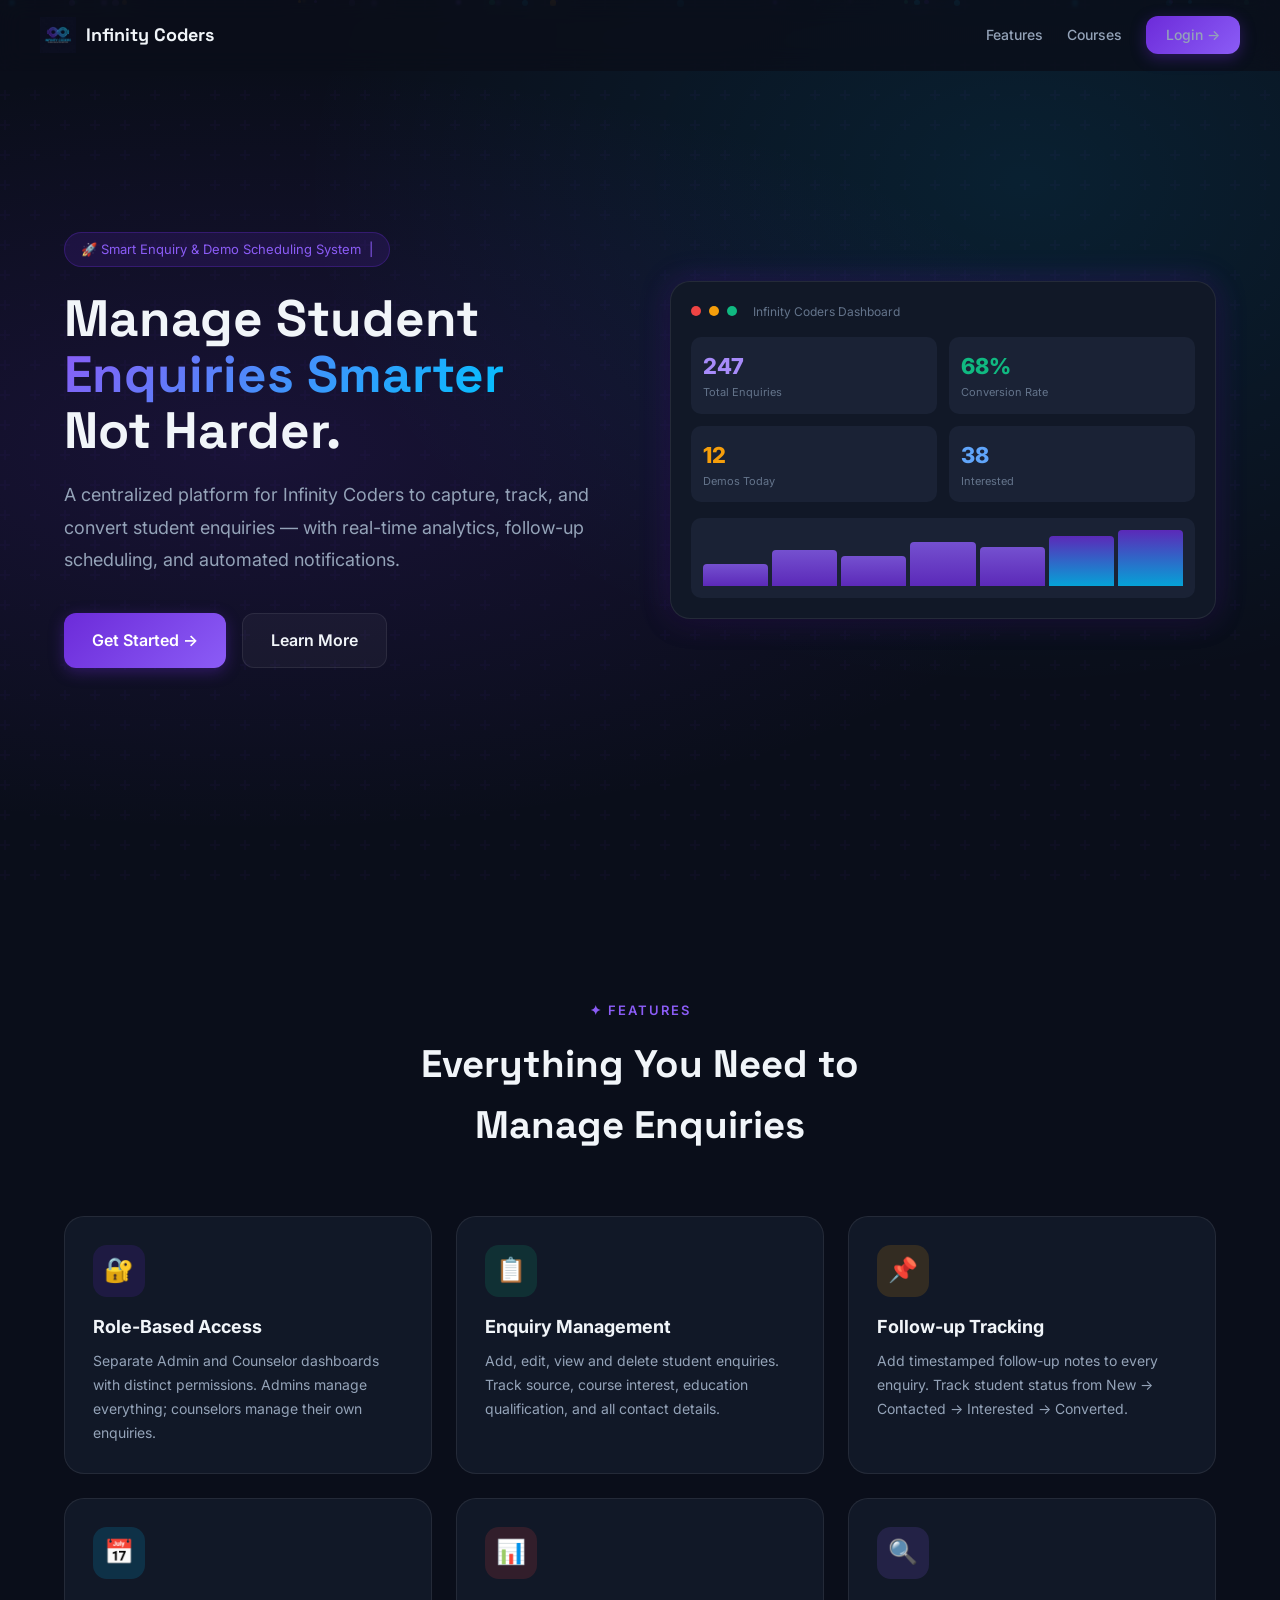
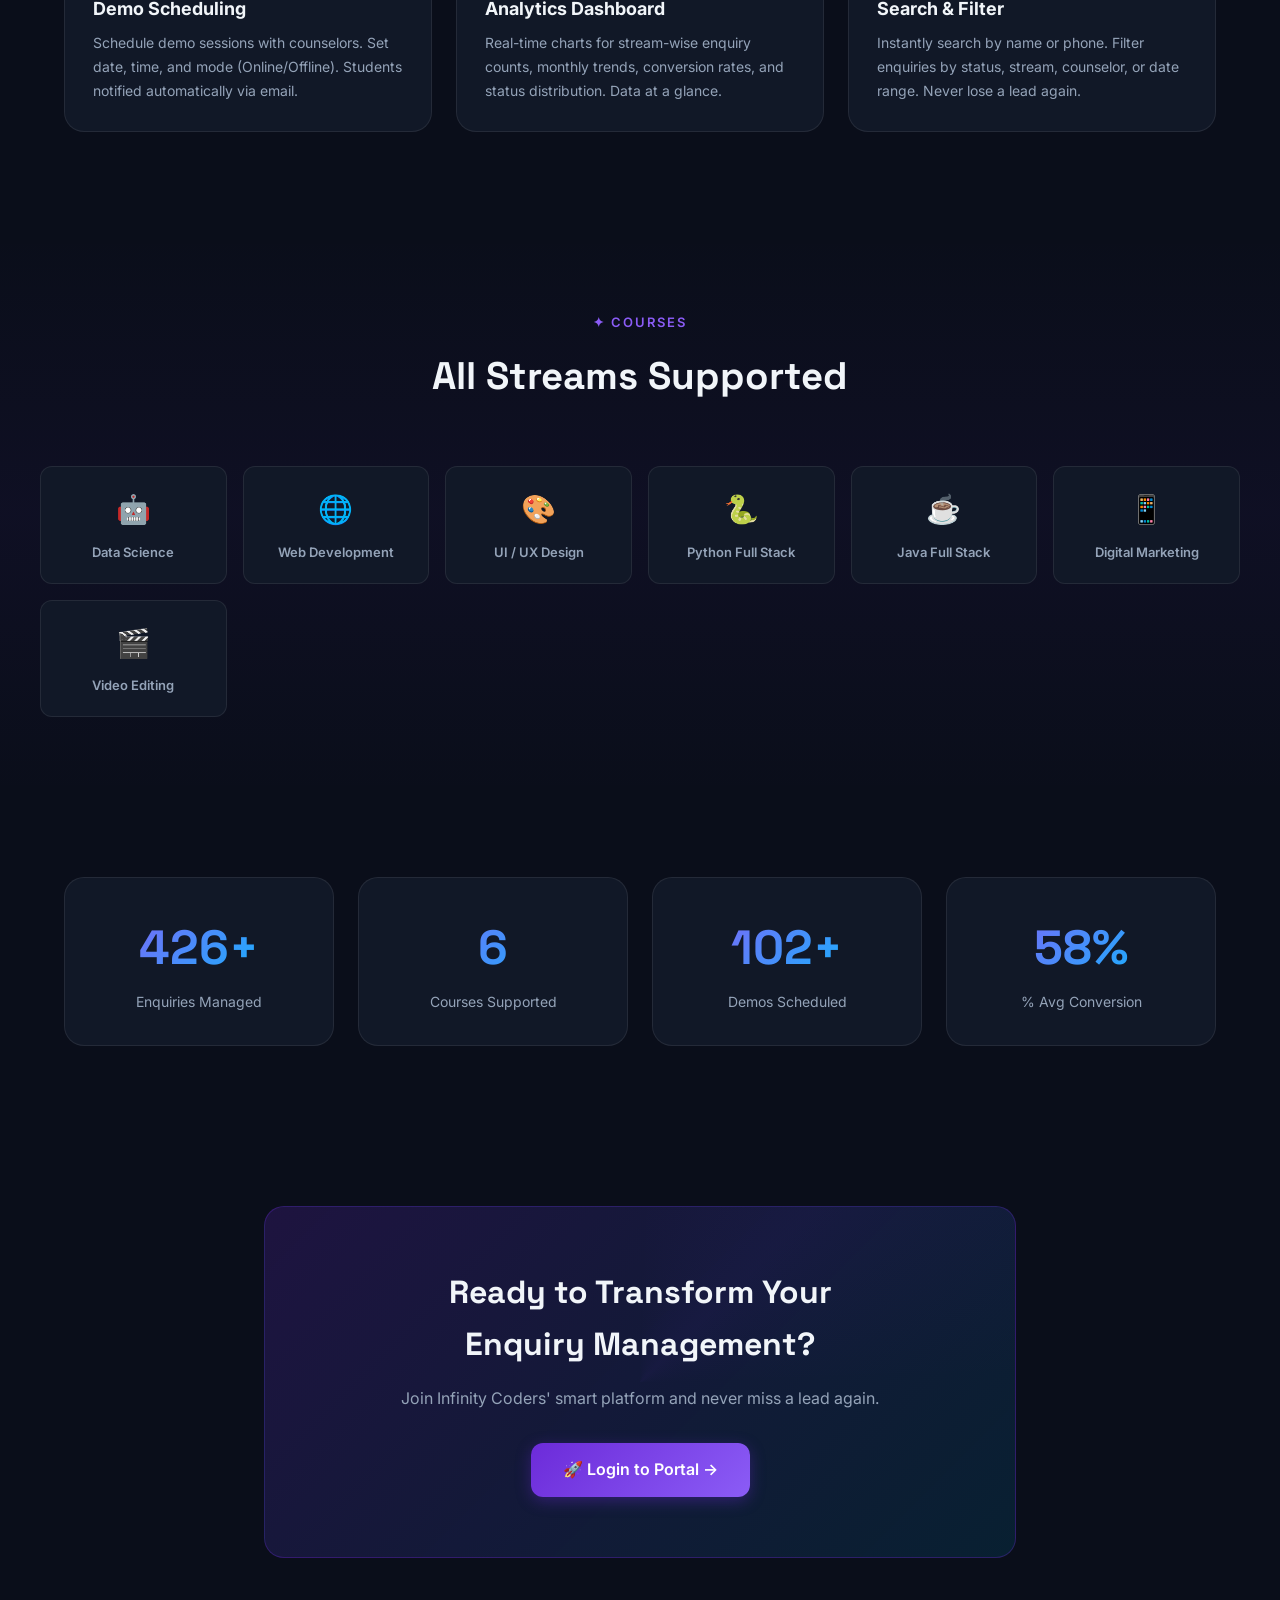
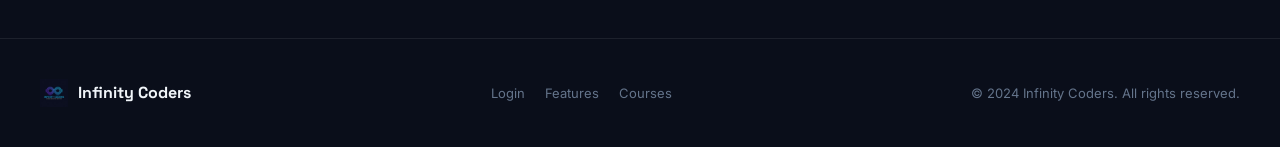
<file: public/index.html>
<!DOCTYPE html>
<html lang="en">
<head>
  <meta charset="UTF-8">
  <meta name="viewport" content="width=device-width,initial-scale=1.0">
  <title>Infinity Coders – Smart Enquiry Portal</title>
  <meta name="description" content="Infinity Coders' Smart Enquiry & Demo Scheduling System – Managing student enquiries efficiently across all tech streams.">
  <link rel="stylesheet" href="assets/style.css">
  <link rel="stylesheet" href="assets/animations.css">
  <link rel="icon" href="assets/logo.png" type="image/png">

  <style>
    /* Hero */
    .hero {
      min-height: 100vh;
      display: flex;
      align-items: center;
      position: relative;
      overflow: hidden;
      background: radial-gradient(ellipse at 20% 50%, rgba(108,43,217,0.15) 0%, transparent 60%),
                  radial-gradient(ellipse at 80% 20%, rgba(0,194,255,0.1) 0%, transparent 50%),
                  var(--bg-dark);
    }
    .hero::before {
      content: '';
      position: absolute; inset: 0;
      background-image: url("data:image/svg+xml,%3Csvg width='60' height='60' viewBox='0 0 60 60' xmlns='http://www.w3.org/2000/svg'%3E%3Cg fill='none' fill-rule='evenodd'%3E%3Cg fill='%236C2BD9' fill-opacity='0.04'%3E%3Cpath d='M36 34v-4h-2v4h-4v2h4v4h2v-4h4v-2h-4zm0-30V0h-2v4h-4v2h4v4h2V6h4V4h-4zM6 34v-4H4v4H0v2h4v4h2v-4h4v-2H6zM6 4V0H4v4H0v2h4v4h2V6h4V4H6z'/%3E%3C/g%3E%3C/g%3E%3C/svg%3E");
    }
    .hero-content { position: relative; z-index: 1; max-width: 1200px; margin: 0 auto; padding: 0 24px; display: grid; grid-template-columns: 1fr 1fr; gap: 60px; align-items: center; }
    .hero-badge { display: inline-flex; align-items: center; gap: 8px; background: rgba(108,43,217,0.15); border: 1px solid rgba(108,43,217,0.3); border-radius: 99px; padding: 6px 16px; font-size: 13px; color: var(--primary-light); margin-bottom: 24px; }
    .hero h1 { font-family: 'Space Grotesk', sans-serif; font-size: clamp(2rem, 4vw, 3.5rem); font-weight: 800; line-height: 1.1; margin-bottom: 20px; }
    .hero h1 span { background: linear-gradient(135deg, var(--primary-light), var(--accent)); -webkit-background-clip: text; -webkit-text-fill-color: transparent; }
    .hero p { font-size: 18px; color: var(--text-secondary); margin-bottom: 36px; line-height: 1.8; }
    .hero-btns { display: flex; gap: 16px; flex-wrap: wrap; }
    .hero-btns .btn { padding: 14px 28px; font-size: 16px; }
    .hero-img { position: relative; }
    .hero-dashboard-mock {
      background: var(--bg-card);
      border: 1px solid var(--border);
      border-radius: var(--radius-lg);
      padding: 20px;
      box-shadow: var(--shadow), var(--shadow-glow);
      animation: float 4s ease-in-out infinite;
    }
    @keyframes float { 0%,100% { transform: translateY(0); } 50% { transform: translateY(-12px); } }
    .mock-bar { display: flex; align-items: center; gap: 8px; margin-bottom: 16px; }
    .mock-dot { width: 10px; height: 10px; border-radius: 50%; }
    .mock-stats { display: grid; grid-template-columns: 1fr 1fr; gap: 12px; margin-bottom: 16px; }
    .mock-stat { background: var(--bg-card2); border-radius: 10px; padding: 12px; }
    .mock-stat .val { font-size: 22px; font-weight: 800; }
    .mock-stat .lbl { font-size: 11px; color: var(--text-muted); }
    .mock-chart { background: var(--bg-card2); border-radius: 10px; padding: 12px; height: 80px; display: flex; align-items: flex-end; gap: 4px; }
    .mock-bar-item { flex: 1; border-radius: 4px 4px 0 0; opacity: 0.8; }

    /* Floating particles */
    .particles { position: absolute; inset: 0; overflow: hidden; pointer-events: none; }
    .particle { position: absolute; width: 4px; height: 4px; border-radius: 50%; animation: drift linear infinite; }
    @keyframes drift { 0% { transform: translateY(100vh) scale(0); opacity: 0; } 10% { opacity: 1; } 90% { opacity: 1; } 100% { transform: translateY(-100px) scale(1); opacity: 0; } }

    /* Features */
    .features { padding: 100px 24px; max-width: 1200px; margin: 0 auto; }
    .section-header { text-align: center; margin-bottom: 60px; }
    .section-tag { font-size: 13px; font-weight: 600; color: var(--primary-light); letter-spacing: 2px; text-transform: uppercase; margin-bottom: 12px; display: block; }
    .section-header h2 { font-family: 'Space Grotesk', sans-serif; font-size: clamp(1.8rem, 3vw, 2.5rem); font-weight: 700; }
    .features-grid { display: grid; grid-template-columns: repeat(auto-fit, minmax(300px, 1fr)); gap: 24px; }
    .feature-card { background: var(--bg-card); border: 1px solid var(--border); border-radius: var(--radius-lg); padding: 28px; transition: all 0.35s cubic-bezier(0.4,0,0.2,1); position: relative; overflow: hidden; }
    .feature-card::before { content: ''; position: absolute; inset: 0; border-radius: inherit; background: linear-gradient(135deg, rgba(108,43,217,0.08), transparent); opacity: 0; transition: opacity 0.3s; }
    .feature-card:hover::before { opacity: 1; }
    .feature-card:hover { border-color: var(--border-hover); transform: translateY(-6px); box-shadow: 0 24px 48px rgba(0,0,0,0.3), 0 0 0 1px rgba(108,43,217,0.2); }
    .feature-icon { width: 52px; height: 52px; border-radius: 14px; display: flex; align-items: center; justify-content: center; font-size: 24px; margin-bottom: 16px; transition: transform 0.3s; }
    .feature-card:hover .feature-icon { transform: scale(1.15) rotate(-5deg); }
    .feature-card h3 { font-size: 18px; font-weight: 700; margin-bottom: 8px; }
    .feature-card p { color: var(--text-secondary); font-size: 14px; line-height: 1.7; }

    /* Streams */
    .streams { background: linear-gradient(180deg, transparent, rgba(108,43,217,0.05), transparent); padding: 80px 24px; }
    .streams-inner { max-width: 1200px; margin: 0 auto; }
    .streams-grid { display: grid; grid-template-columns: repeat(auto-fill, minmax(160px, 1fr)); gap: 16px; }
    .stream-card { background: var(--bg-card); border: 1px solid var(--border); border-radius: var(--radius); padding: 20px 16px; text-align: center; transition: all 0.2s ease; cursor: default; }
    .stream-card:hover { border-color: var(--primary); transform: scale(1.03); }
    .stream-card .icon { font-size: 28px; margin-bottom: 10px; display: block; }
    .stream-card .name { font-size: 13px; font-weight: 600; color: var(--text-secondary); }

    /* Stats */
    .stats-section { padding: 80px 24px; max-width: 1200px; margin: 0 auto; }
    .stats-grid { display: grid; grid-template-columns: repeat(4, 1fr); gap: 24px; }
    .stat-item { text-align: center; padding: 32px; background: var(--bg-card); border: 1px solid var(--border); border-radius: var(--radius-lg); }
    .stat-item .num { font-family: 'Space Grotesk', sans-serif; font-size: 48px; font-weight: 800; background: linear-gradient(135deg, var(--primary-light), var(--accent)); -webkit-background-clip: text; -webkit-text-fill-color: transparent; }
    .stat-item .desc { color: var(--text-secondary); font-size: 14px; margin-top: 4px; }

    .cta { padding: 80px 24px; max-width: 800px; margin: 0 auto; text-align: center; }
    .cta-box { background: linear-gradient(135deg, rgba(108,43,217,0.2), rgba(0,194,255,0.1)); border: 1px solid rgba(108,43,217,0.3); border-radius: var(--radius-lg); padding: 60px 40px; position: relative; overflow: hidden; }
    .cta-box::before { content: ''; position: absolute; top: -50%; left: -50%; width: 200%; height: 200%; background: conic-gradient(from 0deg, transparent 0deg, rgba(108,43,217,0.05) 45deg, transparent 90deg); animation: rotateBG 10s linear infinite; pointer-events: none; }
    @keyframes rotateBG { to { transform: rotate(360deg); } }
    .cta-box h2 { font-family: 'Space Grotesk', sans-serif; font-size: 2rem; font-weight: 700; margin-bottom: 16px; position: relative; }
    .cta-box p { color: var(--text-secondary); margin-bottom: 32px; font-size: 16px; position: relative; }
    .cta-box .btn { position: relative; }

    /* Navbar */
    nav {
      position: fixed; top: 0; left: 0; right: 0;
      z-index: 100;
      padding: 16px 24px;
      background: rgba(10,14,26,0.8);
      backdrop-filter: blur(12px);
      border-bottom: 1px solid transparent;
      transition: border-color 0.3s;
    }
    nav.scrolled { border-color: var(--border); }
    .nav-inner { max-width: 1200px; margin: 0 auto; display: flex; align-items: center; justify-content: space-between; }
    .nav-logo { display: flex; align-items: center; gap: 10px; }
    .nav-logo img { height: 36px; }
    .nav-logo span { font-family: 'Space Grotesk', sans-serif; font-size: 18px; font-weight: 700; }
    .nav-links { display: flex; gap: 24px; align-items: center; }
    .nav-links a { color: var(--text-secondary); font-size: 14px; font-weight: 500; transition: color 0.2s; }
    .nav-links a:hover { color: var(--text-primary); }

    /* Footer */
    footer { border-top: 1px solid var(--border); padding: 40px 24px; }
    .footer-inner { max-width: 1200px; margin: 0 auto; display: flex; align-items: center; justify-content: space-between; flex-wrap: wrap; gap: 16px; }
    .footer-links { display: flex; gap: 20px; }
    .footer-links a { color: var(--text-muted); font-size: 13px; transition: color 0.2s; }
    .footer-links a:hover { color: var(--text-primary); }

    @media (max-width: 768px) {
      .hero-content { grid-template-columns: 1fr; text-align: center; }
      .hero-img { display: none; }
      .hero-btns { justify-content: center; }
      .stats-grid { grid-template-columns: repeat(2, 1fr); }
      .nav-links .hide-mobile { display: none; }
    }
  </style>
</head>
<body>
  <!-- Navbar -->
  <nav id="navbar">
    <div class="nav-inner">
      <div class="nav-logo">
        <img src="assets/logo.png" alt="Infinity Coders Logo">
        <span>Infinity Coders</span>
      </div>
      <div class="nav-links">
        <a href="#features" class="hide-mobile">Features</a>
        <a href="#streams" class="hide-mobile">Courses</a>
        <a href="login.html" class="btn btn-primary" id="loginBtn" style="padding:8px 20px;font-size:14px;">Login →</a>
      </div>

    </div>
  </nav>

  <!-- Hero -->
  <section class="hero">
    <div class="particles" id="particles"></div>
    <div class="hero-content">
      <div class="hero-text">
        <div class="hero-badge typing">🚀 Smart Enquiry & Demo Scheduling System</div>
        <h1>Manage Student<br><span class="animate-gradient">Enquiries Smarter</span><br>Not Harder.</h1>
        <p>A centralized platform for Infinity Coders to capture, track, and convert student enquiries — with real-time analytics, follow-up scheduling, and automated notifications.</p>
        <div class="hero-btns">
          <a href="login.html" class="btn btn-primary">Get Started →</a>
          <a href="#features" class="btn btn-secondary">Learn More</a>
        </div>
      </div>
      <div class="hero-img">
        <div class="hero-dashboard-mock">
          <div class="mock-bar">
            <div class="mock-dot" style="background:#EF4444"></div>
            <div class="mock-dot" style="background:#F59E0B"></div>
            <div class="mock-dot" style="background:#10B981"></div>
            <span style="color:var(--text-muted);font-size:12px;margin-left:8px;">Infinity Coders Dashboard</span>
          </div>
          <div class="mock-stats">
            <div class="mock-stat"><div class="val" style="color:#a78bfa">247</div><div class="lbl">Total Enquiries</div></div>
            <div class="mock-stat"><div class="val" style="color:#10B981">68%</div><div class="lbl">Conversion Rate</div></div>
            <div class="mock-stat"><div class="val" style="color:#F59E0B">12</div><div class="lbl">Demos Today</div></div>
            <div class="mock-stat"><div class="val" style="color:#60A5FA">38</div><div class="lbl">Interested</div></div>
          </div>
          <div class="mock-chart">
            <div class="mock-bar-item" style="height:40%;background:linear-gradient(to top,#6C2BD9,#8B5CF6)"></div>
            <div class="mock-bar-item" style="height:65%;background:linear-gradient(to top,#6C2BD9,#8B5CF6)"></div>
            <div class="mock-bar-item" style="height:55%;background:linear-gradient(to top,#6C2BD9,#8B5CF6)"></div>
            <div class="mock-bar-item" style="height:80%;background:linear-gradient(to top,#6C2BD9,#8B5CF6)"></div>
            <div class="mock-bar-item" style="height:70%;background:linear-gradient(to top,#6C2BD9,#8B5CF6)"></div>
            <div class="mock-bar-item" style="height:90%;background:linear-gradient(to top,#00C2FF,#6C2BD9)"></div>
            <div class="mock-bar-item" style="height:100%;background:linear-gradient(to top,#00C2FF,#6C2BD9)"></div>
          </div>
        </div>
      </div>
    </div>
  </section>

  <!-- Features -->
  <section class="features" id="features">
    <div class="section-header">
      <span class="section-tag">✦ Features</span>
      <h2>Everything You Need to<br>Manage Enquiries</h2>
    </div>
    <div class="features-grid">
      <div class="feature-card reveal reveal-delay-1">
        <div class="feature-icon" style="background:rgba(108,43,217,0.15)">🔐</div>
        <h3>Role-Based Access</h3>
        <p>Separate Admin and Counselor dashboards with distinct permissions. Admins manage everything; counselors manage their own enquiries.</p>
      </div>
      <div class="feature-card reveal reveal-delay-2">
        <div class="feature-icon" style="background:rgba(16,185,129,0.15)">📋</div>
        <h3>Enquiry Management</h3>
        <p>Add, edit, view and delete student enquiries. Track source, course interest, education qualification, and all contact details.</p>
      </div>
      <div class="feature-card reveal reveal-delay-3">
        <div class="feature-icon" style="background:rgba(245,158,11,0.15)">📌</div>
        <h3>Follow-up Tracking</h3>
        <p>Add timestamped follow-up notes to every enquiry. Track student status from New → Contacted → Interested → Converted.</p>
      </div>
      <div class="feature-card reveal reveal-delay-4">
        <div class="feature-icon" style="background:rgba(0,194,255,0.15)">📅</div>
        <h3>Demo Scheduling</h3>
        <p>Schedule demo sessions with counselors. Set date, time, and mode (Online/Offline). Students notified automatically via email.</p>
      </div>
      <div class="feature-card reveal reveal-delay-5">
        <div class="feature-icon" style="background:rgba(239,68,68,0.15)">📊</div>
        <h3>Analytics Dashboard</h3>
        <p>Real-time charts for stream-wise enquiry counts, monthly trends, conversion rates, and status distribution. Data at a glance.</p>
      </div>
      <div class="feature-card reveal reveal-delay-6">
        <div class="feature-icon" style="background:rgba(139,92,246,0.15)">🔍</div>
        <h3>Search & Filter</h3>
        <p>Instantly search by name or phone. Filter enquiries by status, stream, counselor, or date range. Never lose a lead again.</p>
      </div>
    </div>
  </section>

  <!-- Streams -->
  <section class="streams" id="streams">
    <div class="streams-inner">
      <div class="section-header">
        <span class="section-tag">✦ Courses</span>
        <h2>All Streams Supported</h2>
      </div>
      <div class="streams-grid">
        <div class="stream-card"><span class="icon">🤖</span><div class="name">Data Science</div></div>
        <div class="stream-card"><span class="icon">🌐</span><div class="name">Web Development</div></div>
        <div class="stream-card"><span class="icon">🎨</span><div class="name">UI / UX Design</div></div>
        <div class="stream-card"><span class="icon">🐍</span><div class="name">Python Full Stack</div></div>
        <div class="stream-card"><span class="icon">☕</span><div class="name">Java Full Stack</div></div>
        <div class="stream-card"><span class="icon">📱</span><div class="name">Digital Marketing</div></div>
        <div class="stream-card"><span class="icon">🎬</span><div class="name">Video Editing</div></div>
      </div>
    </div>
  </section>

  <section class="stats-section">
    <div class="stats-grid">
      <div class="stat-item reveal"><div class="num" id="s1">0</div><div class="desc">Enquiries Managed</div></div>
      <div class="stat-item reveal reveal-delay-2"><div class="num" id="s2">0</div><div class="desc">Courses Supported</div></div>
      <div class="stat-item reveal reveal-delay-3"><div class="num" id="s3">0</div><div class="desc">Demos Scheduled</div></div>
      <div class="stat-item reveal reveal-delay-4"><div class="num" id="s4">0</div><div class="desc">% Avg Conversion</div></div>
    </div>
  </section>

  <div class="cta reveal">
    <div class="cta-box">
      <h2>Ready to Transform Your<br>Enquiry Management?</h2>
      <p>Join Infinity Coders' smart platform and never miss a lead again.</p>
      <a href="login.html" class="btn btn-primary" style="font-size:16px;padding:14px 32px;">🚀 Login to Portal →</a>
    </div>
  </div>

  <!-- Footer -->
  <footer>
    <div class="footer-inner">
      <div class="nav-logo">
        <img src="assets/logo.png" alt="Logo" style="height:28px">
        <span style="font-size:16px;font-weight:700;">Infinity Coders</span>
      </div>
      <div class="footer-links">
        <a href="login.html">Login</a>
        <a href="#features">Features</a>
        <a href="#streams">Courses</a>
      </div>
      <p style="color:var(--text-muted);font-size:13px;">© 2024 Infinity Coders. All rights reserved.</p>
    </div>
  </footer>

  <script>
    // Navbar scroll effect
    window.addEventListener('scroll', () => {
      document.getElementById('navbar').classList.toggle('scrolled', window.scrollY > 50);
    });

    // Enhanced floating particles with varied shapes
    const container = document.getElementById('particles');
    const colors = ['#6C2BD9','#00C2FF','#10B981','#8B5CF6','#F59E0B'];
    for (let i = 0; i < 30; i++) {
      const p = document.createElement('div');
      p.className = 'particle';
      const size = 2 + Math.random() * 5;
      p.style.cssText = `
        left: ${Math.random() * 100}%;
        animation-duration: ${6 + Math.random() * 14}s;
        animation-delay: ${-Math.random() * 14}s;
        background: ${colors[Math.floor(Math.random()*colors.length)]};
        opacity: ${0.2 + Math.random() * 0.5};
        width: ${size}px;
        height: ${size}px;
        border-radius: ${Math.random() > 0.7 ? '2px' : '50%'};
        filter: blur(${Math.random() > 0.7 ? '1px' : '0px'});
      `;
      container.appendChild(p);
    }

    // Mouse parallax on hero
    document.querySelector('.hero').addEventListener('mousemove', e => {
      const x = (e.clientX / window.innerWidth - 0.5) * 20;
      const y = (e.clientY / window.innerHeight - 0.5) * 20;
      document.querySelector('.hero-dashboard-mock').style.transform = `perspective(1000px) rotateY(${x * 0.3}deg) rotateX(${-y * 0.3}deg) translateY(${-12 * Math.sin(Date.now()/2000)}px)`;
    });

    // Counter animation with easing
    function animateCounter(el, target, suffix = '') {
      const startTime = performance.now();
      const duration = 1800;
      function step(now) {
        const elapsed = now - startTime;
        const progress = Math.min(elapsed / duration, 1);
        const ease = 1 - Math.pow(1 - progress, 4);
        el.textContent = Math.round(target * ease) + suffix;
        if (progress < 1) requestAnimationFrame(step);
      }
      requestAnimationFrame(step);
    }

    // Scroll reveal
    const revealAll = new IntersectionObserver(entries => {
      entries.forEach(e => { if (e.isIntersecting) e.target.classList.add('visible'); });
    }, { threshold: 0.1 });
    document.querySelectorAll('.reveal, .reveal-left, .reveal-right').forEach(el => revealAll.observe(el));

    // Stats counter
    const statsObserver = new IntersectionObserver((entries) => {
      entries.forEach(e => {
        if (e.isIntersecting) {
          animateCounter(document.getElementById('s1'), 500, '+');
          animateCounter(document.getElementById('s2'), 7, '');
          animateCounter(document.getElementById('s3'), 120, '+');
          animateCounter(document.getElementById('s4'), 68, '%');
          statsObserver.disconnect();
        }
      });
    });
    statsObserver.observe(document.querySelector('.stats-section'));
  </script>
</body>
</html>
</file>
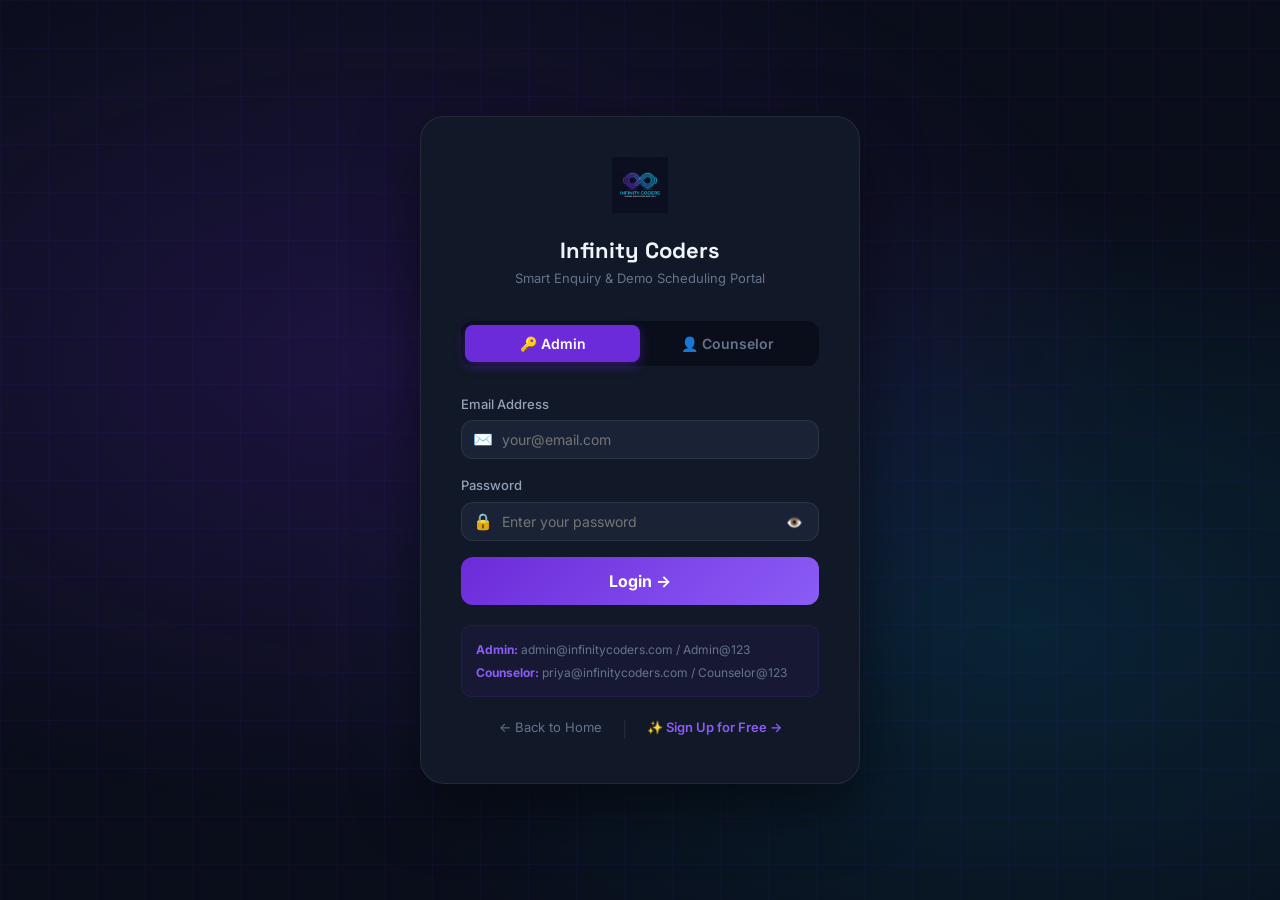
<file: public/login.html>
<!DOCTYPE html>
<html lang="en">
<head>
  <meta charset="UTF-8">
  <meta name="viewport" content="width=device-width,initial-scale=1.0">
  <title>Login – Infinity Coders Portal</title>
  <link rel="stylesheet" href="assets/style.css">
  <link rel="stylesheet" href="assets/animations.css">
  <link rel="icon" href="assets/logo.png" type="image/png">

  <style>
    body { display: flex; align-items: center; justify-content: center; min-height: 100vh; overflow: hidden; }
    body::before {
      content: '';
      position: fixed; inset: 0;
      background: radial-gradient(ellipse at 30% 40%, rgba(108,43,217,0.2) 0%, transparent 60%),
                  radial-gradient(ellipse at 80% 70%, rgba(0,194,255,0.12) 0%, transparent 50%);
      pointer-events: none;
    }
    .grid-bg {
      position: fixed; inset: 0; pointer-events: none;
      background-image: linear-gradient(rgba(108,43,217,0.05) 1px, transparent 1px),
                        linear-gradient(90deg, rgba(108,43,217,0.05) 1px, transparent 1px);
      background-size: 48px 48px;
    }
    .login-card {
      background: var(--bg-card);
      border: 1px solid var(--border);
      border-radius: 24px;
      padding: 40px;
      width: 100%;
      max-width: 440px;
      position: relative;
      z-index: 1;
      box-shadow: 0 24px 60px rgba(0,0,0,0.5);
    }
    .login-logo { text-align: center; margin-bottom: 32px; }
    .login-logo img { height: 56px; margin-bottom: 12px; }
    .login-logo h1 { font-family: 'Space Grotesk', sans-serif; font-size: 22px; font-weight: 800; }
    .login-logo p { color: var(--text-muted); font-size: 13px; }
    .role-tabs { display: flex; background: var(--bg-dark); border-radius: 12px; padding: 4px; margin-bottom: 28px; }
    .role-tab {
      flex: 1; padding: 10px; text-align: center; border-radius: 8px;
      cursor: pointer; font-size: 14px; font-weight: 600; color: var(--text-muted);
      transition: all 0.2s; border: none; background: none;
    }
    .role-tab.active { background: var(--primary); color: white; box-shadow: 0 4px 12px rgba(108,43,217,0.4); }
    .input-wrap { position: relative; }
    .input-wrap .icon { position: absolute; left: 12px; top: 50%; transform: translateY(-50%); font-size: 16px; }
    .input-wrap .form-control { padding-left: 40px; }
    .toggle-pass { position: absolute; right: 12px; top: 50%; transform: translateY(-50%); background: none; border: none; color: var(--text-muted); cursor: pointer; padding: 4px; }
    .login-btn {
      width: 100%; padding: 14px;
      background: linear-gradient(135deg, var(--primary), var(--primary-light));
      color: white; border: none; border-radius: var(--radius);
      font-size: 16px; font-weight: 700;
      cursor: pointer; transition: all 0.2s;
      display: flex; align-items: center; justify-content: center; gap: 8px;
    }
    .login-btn:hover { transform: translateY(-1px); box-shadow: 0 8px 24px rgba(108,43,217,0.5); }
    .login-btn:disabled { opacity: 0.7; cursor: not-allowed; transform: none; }
    .error-msg { color: #F87171; font-size: 13px; padding: 10px 14px; background: rgba(239,68,68,0.1); border: 1px solid rgba(239,68,68,0.2); border-radius: 8px; margin-bottom: 16px; display: none; }
    .demo-hint { margin-top: 20px; padding: 14px; background: rgba(108,43,217,0.08); border: 1px solid rgba(108,43,217,0.15); border-radius: 10px; }
    .demo-hint p { font-size: 12px; color: var(--text-muted); margin: 0; }
    .demo-hint strong { color: var(--primary-light); }
    .back-link { text-align: center; margin-top: 20px; }
    .back-link a { color: var(--text-muted); font-size: 13px; transition: color 0.2s; }
    .back-link a:hover { color: var(--text-primary); }

    /* Unverified email banner */
    .unverified-banner {
      display: none;
      padding: 14px 16px;
      background: rgba(251,191,36,0.08);
      border: 1px solid rgba(251,191,36,0.25);
      border-radius: 10px;
      margin-bottom: 16px;
    }
    .unverified-banner .ub-title {
      font-size: 13px; font-weight: 700; color: #FCD34D; margin-bottom: 4px;
    }
    .unverified-banner .ub-msg {
      font-size: 12px; color: var(--text-muted); margin-bottom: 10px;
    }
    .btn-ub-resend {
      font-size: 12px; font-weight: 600; padding: 7px 14px;
      background: rgba(251,191,36,0.12); border: 1px solid rgba(251,191,36,0.3);
      color: #FCD34D; border-radius: 8px; cursor: pointer; transition: all 0.2s;
    }
    .btn-ub-resend:hover:not(:disabled) { background: rgba(251,191,36,0.2); }
    .btn-ub-resend:disabled { opacity: 0.5; cursor: not-allowed; }
    .ub-resend-msg { font-size: 11px; margin-top: 6px; display: none; }
    .ub-resend-msg.show { display: block; }

    /* Verified success toast */
    .verified-toast {
      display: none;
      padding: 12px 16px;
      background: rgba(16,185,129,0.1);
      border: 1px solid rgba(16,185,129,0.25);
      border-radius: 10px;
      font-size: 13px; font-weight: 600;
      color: var(--success);
      margin-bottom: 16px;
      text-align: center;
      animation: toastIn 0.4s ease both;
    }
    @keyframes toastIn { from{opacity:0;transform:translateY(-8px)} to{opacity:1;transform:translateY(0)} }
  </style>
</head>
<body>
  <div class="grid-bg"></div>
  <div class="login-card">
    <div id="login-logo" class="login-logo">
      <img src="assets/logo.png" alt="Infinity Coders">
      <h1>Infinity Coders</h1>
      <p>Smart Enquiry &amp; Demo Scheduling Portal</p>
    </div>

    <!-- Verified success toast (shown when ?verified=1) -->
    <div id="verified-toast" class="verified-toast">
      ✅ Email verified! You can now log in.
    </div>

    <!-- Unverified account banner -->
    <div id="unverified-banner" class="unverified-banner">
      <div class="ub-title">⚠️ Email Not Verified</div>
      <div class="ub-msg">Your account exists but hasn't been verified yet. Check your inbox for the verification link.</div>
      <button class="btn-ub-resend" id="btn-ub-resend" onclick="ubResend()">Resend Verification Email</button>
      <div class="ub-resend-msg" id="ub-resend-msg"></div>
    </div>

    <div class="role-tabs">
      <button class="role-tab active" data-role="admin" onclick="setRole('admin',this)">🔑 Admin</button>
      <button class="role-tab" data-role="counselor" onclick="setRole('counselor',this)">👤 Counselor</button>
    </div>

    <div id="error-msg" class="error-msg"></div>

    <form id="login-form" onsubmit="doLogin(event)">
      <div class="form-group">
        <label class="form-label">Email Address</label>
        <div class="input-wrap">
          <span class="icon">✉️</span>
          <input type="email" id="email" class="form-control" placeholder="your@email.com" required autocomplete="email">
        </div>
      </div>
      <div class="form-group">
        <label class="form-label">Password</label>
        <div class="input-wrap">
          <span class="icon">🔒</span>
          <input type="password" id="password" class="form-control" placeholder="Enter your password" required id="pw">
          <button type="button" class="toggle-pass" onclick="togglePw()">👁️</button>
        </div>
      </div>
      <button type="submit" class="login-btn" id="login-btn">
        <span id="btn-text">Login →</span>
      </button>
    </form>

    <div class="demo-hint" id="demo-hint">
      <p><strong>Admin:</strong> admin@infinitycoders.com / Admin@123</p>
      <p style="margin-top:4px"><strong>Counselor:</strong> priya@infinitycoders.com / Counselor@123</p>
    </div>

    <div class="back-link" style="display:flex;gap:20px;justify-content:center">
      <a href="index.html">← Back to Home</a>
      <span style="color:var(--border)">|</span>
      <a href="signup.html" style="color:var(--primary-light);font-weight:600">✨ Sign Up for Free →</a>
    </div>
  </div>

  <script>
    let selectedRole = 'admin';
    let _unverifiedEmail = '';

    // Show verified success toast from ?verified=1
    (function() {
      const params = new URLSearchParams(window.location.search);
      const v = params.get('verified');
      if (v === '1') {
        document.getElementById('verified-toast').style.display = 'block';
        // Clean URL
        window.history.replaceState({}, '', '/login.html');
      } else if (v === 'error') {
        const reason = params.get('reason');
        const errDiv = document.getElementById('error-msg');
        errDiv.textContent = reason === 'expired'
          ? '❌ Verification link expired. Please request a new one below.'
          : '❌ Invalid verification link. Please request a new one below.';
        errDiv.style.display = 'block';
        window.history.replaceState({}, '', '/login.html');
      }
    })();

    function setRole(role, el) {
      selectedRole = role;
      document.querySelectorAll('.role-tab').forEach(t => t.classList.remove('active'));
      el.classList.add('active');
      if (role === 'admin') {
        document.getElementById('email').value = 'admin@infinitycoders.com';
        document.getElementById('password').value = 'Admin@123';
      } else {
        document.getElementById('email').value = 'priya@infinitycoders.com';
        document.getElementById('password').value = 'Counselor@123';
      }
    }

    function togglePw() {
      const pw = document.getElementById('password');
      pw.type = pw.type === 'password' ? 'text' : 'password';
    }

    async function doLogin(e) {
      e.preventDefault();
      const btn = document.getElementById('login-btn');
      const errDiv = document.getElementById('error-msg');
      errDiv.style.display = 'none';
      btn.disabled = true;
      document.getElementById('btn-text').innerHTML = '<span class="spinner"></span> Logging in…';

      const email = document.getElementById('email').value;
      const password = document.getElementById('password').value;

      try {
        const res = await fetch('/api/auth/login', {
          method: 'POST',
          headers: { 'Content-Type': 'application/json' },
          body: JSON.stringify({ email, password })
        });
        const data = await res.json();
        if (res.ok) {
          localStorage.setItem('ic_token', data.token);
          localStorage.setItem('ic_user', JSON.stringify(data.user));
          if (data.user.role === 'admin') {
            window.location.href = '/admin/index.html';
          } else {
            window.location.href = '/counselor/index.html';
          }
        } else if (res.status === 403 && data.unverified) {
          // Email not verified
          _unverifiedEmail = data.email || document.getElementById('email').value;
          document.getElementById('unverified-banner').style.display = 'block';
          document.getElementById('verified-toast').style.display = 'none';
          errDiv.style.display = 'none';
          btn.disabled = false;
          document.getElementById('btn-text').textContent = 'Login →';
        } else {
          errDiv.textContent = data.error || 'Invalid credentials';
          errDiv.style.display = 'block';
          btn.disabled = false;
          document.getElementById('btn-text').textContent = 'Login →';
        }
      } catch (err) {
        errDiv.textContent = 'Server error. Make sure the backend is running.';
        errDiv.style.display = 'block';
        btn.disabled = false;
        document.getElementById('btn-text').textContent = 'Login →';
      }
    }

    // Resend from the unverified banner
    async function ubResend() {
      const btn = document.getElementById('btn-ub-resend');
      const msg = document.getElementById('ub-resend-msg');
      const email = _unverifiedEmail || document.getElementById('email').value;
      if (!email) return;

      btn.disabled = true;
      btn.textContent = 'Sending…';
      msg.className = 'ub-resend-msg';

      try {
        const res = await fetch('/api/auth/resend-verification', {
          method: 'POST',
          headers: { 'Content-Type': 'application/json' },
          body: JSON.stringify({ email })
        });
        const data = await res.json();
        if (res.status === 429) {
          msg.textContent = data.error || 'Please wait before requesting again.';
          msg.style.color = '#FCA5A5';
        } else {
          msg.textContent = '✅ ' + (data.message || 'Verification email sent!');
          msg.style.color = '#6EE7B7';
        }
        msg.classList.add('show');
        let secs = data.cooldown || 180;
        const iv = setInterval(() => {
          secs--;
          btn.textContent = `Resend in ${secs}s`;
          if (secs <= 0) {
            clearInterval(iv);
            btn.disabled = false;
            btn.textContent = 'Resend Verification Email';
          }
        }, 1000);
      } catch(e) {
        msg.textContent = 'Network error.';
        msg.style.color = '#FCA5A5';
        msg.classList.add('show');
        btn.disabled = false;
        btn.textContent = 'Resend Verification Email';
      }
    }
  </script>
</body>
</html>
</file>
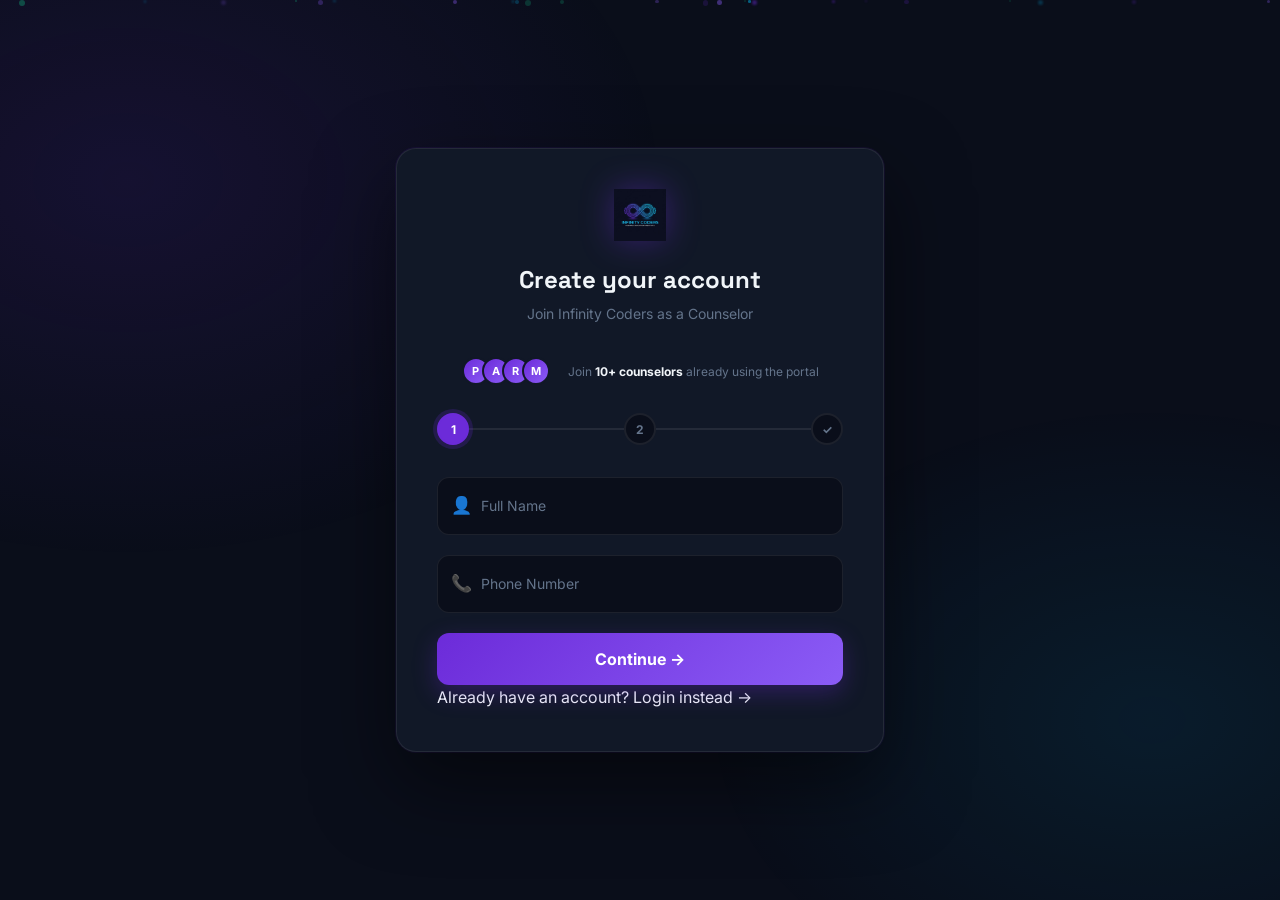
<file: public/signup.html>
<!DOCTYPE html>
<html lang="en">
<head>
  <meta charset="UTF-8">
  <meta name="viewport" content="width=device-width,initial-scale=1.0">
  <title>Sign Up – Infinity Coders</title>
  <meta name="description" content="Create your Infinity Coders account and start managing student enquiries efficiently.">
  <link rel="stylesheet" href="assets/style.css">
  <link rel="stylesheet" href="assets/animations.css">
  <link rel="icon" href="assets/logo.png" type="image/png">
  <style>
    * { box-sizing: border-box; }
    body { min-height: 100vh; display: flex; align-items: center; justify-content: center; background: var(--bg-dark); position: relative; overflow-x: hidden; }

    /* Animated background */
    .bg-glow {
      position: fixed; inset: 0; pointer-events: none; z-index: 0;
      background:
        radial-gradient(ellipse 60vw 60vh at 10% 20%, rgba(108,43,217,0.12) 0%, transparent 70%),
        radial-gradient(ellipse 50vw 50vh at 90% 80%, rgba(0,194,255,0.08) 0%, transparent 70%);
    }
    .particles { position: fixed; inset: 0; pointer-events: none; z-index: 0; overflow: hidden; }
    .particle { position: absolute; border-radius: 50%; animation: drift linear infinite; }
    @keyframes drift { 0% { transform: translateY(100vh) scale(0); opacity: 0; } 10% { opacity: 1; } 90% { opacity: 1; } 100% { transform: translateY(-80px) scale(1); opacity: 0; } }

    /* Signup card */
    .signup-wrap {
      position: relative; z-index: 1;
      width: 100%; max-width: 520px;
      margin: 40px auto;
      padding: 0 16px;
    }
    .signup-card {
      background: var(--bg-card);
      border: 1px solid var(--border);
      border-radius: 20px;
      padding: 40px;
      box-shadow: 0 32px 80px rgba(0,0,0,0.5), 0 0 0 1px rgba(108,43,217,0.1);
      animation: cardPopIn 0.6s cubic-bezier(0.34,1.56,0.64,1) both;
    }
    @keyframes cardPopIn {
      from { opacity:0; transform:scale(0.88) translateY(24px); }
      to { opacity:1; transform:scale(1) translateY(0); }
    }

    /* Logo / header */
    .signup-logo {
      text-align: center; margin-bottom: 32px;
    }
    .signup-logo img { height: 52px; margin-bottom: 12px; filter: drop-shadow(0 0 16px rgba(108,43,217,0.4)); }
    .signup-logo h1 { font-family: 'Space Grotesk', sans-serif; font-size: 24px; font-weight: 800; margin-bottom: 4px; }
    .signup-logo .sub { font-size: 14px; color: var(--text-muted); }

    /* Progress steps */
    .step-indicator {
      display: flex; align-items: center; justify-content: center; gap: 0; margin-bottom: 32px;
    }
    .step { display: flex; align-items: center; }
    .step-dot {
      width: 32px; height: 32px; border-radius: 50%;
      background: var(--bg-dark); border: 2px solid var(--border);
      display: flex; align-items: center; justify-content: center;
      font-size: 12px; font-weight: 700; color: var(--text-muted);
      transition: all 0.3s ease;
      position: relative; z-index: 1;
    }
    .step-dot.active { background: var(--primary); border-color: var(--primary); color: white; box-shadow: 0 0 0 4px rgba(108,43,217,0.2); }
    .step-dot.done { background: var(--success); border-color: var(--success); color: white; }
    .step-line { flex: 1; height: 2px; background: var(--border); min-width: 40px; transition: background 0.3s; }
    .step-line.done { background: var(--success); }

    /* Form inputs with floating labels */
    .field-group { position: relative; margin-bottom: 20px; }
    .field-group .form-control {
      padding-top: 22px; padding-bottom: 10px;
      padding-left: 44px; padding-right: 16px;
      background: var(--bg-dark);
      border: 1.5px solid var(--border);
      border-radius: 12px;
      font-size: 15px;
      color: var(--text-primary);
      width: 100%;
      transition: all 0.2s;
      outline: none;
      height: 58px;
    }
    .field-group .form-control:focus {
      border-color: var(--primary-light);
      box-shadow: 0 0 0 3px rgba(108,43,217,0.15);
      background: var(--bg-card);
    }
    .field-group .form-control.error-field { border-color: var(--danger) !important; }
    .field-group label {
      position: absolute;
      left: 44px; top: 18px;
      font-size: 14px; color: var(--text-muted);
      pointer-events: none;
      transition: all 0.2s;
    }
    .field-group .form-control:focus ~ label,
    .field-group .form-control:not(:placeholder-shown) ~ label {
      top: 8px; font-size: 10px; font-weight: 600; color: var(--primary-light); letter-spacing: 0.5px; text-transform: uppercase;
    }
    .field-icon {
      position: absolute; left: 14px; top: 50%; transform: translateY(-50%);
      font-size: 17px; color: var(--text-muted); pointer-events: none; transition: color 0.2s;
    }
    .field-group:focus-within .field-icon { color: var(--primary-light); }
    .toggle-pw {
      position: absolute; right: 14px; top: 50%; transform: translateY(-50%);
      font-size: 16px; cursor: pointer; color: var(--text-muted); transition: color 0.2s;
      background: none; border: none;
    }
    .toggle-pw:hover { color: var(--text-primary); }
    .field-error { font-size: 11px; color: var(--danger); margin-top: 5px; padding-left: 4px; display: none; animation: shake 0.3s ease; }
    @keyframes shake { 0%,100% { transform:translateX(0); } 25% { transform:translateX(-4px); } 75% { transform:translateX(4px); } }
    .field-error.show { display: block; }

    /* Password strength bar */
    .pw-strength { margin-top: 8px; }
    .pw-strength-bar { height: 4px; border-radius: 99px; background: var(--bg-dark); overflow: hidden; margin-bottom: 4px; }
    .pw-strength-fill { height: 100%; border-radius: 99px; width: 0%; transition: width 0.4s, background 0.4s; }
    .pw-strength-label { font-size: 11px; color: var(--text-muted); }

    /* Terms */
    .terms-row { display:flex; align-items:flex-start; gap:10px; margin-bottom:24px; }
    .terms-row input[type=checkbox] { width:16px; height:16px; accent-color: var(--primary); flex-shrink:0; margin-top:2px; cursor:pointer; }
    .terms-row label { font-size:13px; color:var(--text-secondary); cursor:pointer; }
    .terms-row a { color: var(--primary-light); }

    /* Submit */
    .btn-signup {
      width: 100%; padding: 16px; font-size: 16px; font-weight: 700;
      background: linear-gradient(135deg, var(--primary), var(--primary-light));
      color: white; border: none; border-radius: 12px; cursor: pointer;
      position: relative; overflow: hidden;
      transition: all 0.3s ease;
      box-shadow: 0 8px 24px rgba(108,43,217,0.3);
    }
    .btn-signup:hover:not(:disabled) { transform: translateY(-2px); box-shadow: 0 12px 32px rgba(108,43,217,0.45); }
    .btn-signup:disabled { opacity: 0.7; cursor: not-allowed; transform: none; }
    .btn-signup .ripple-wave { background: rgba(255,255,255,0.2); }

    /* Success / email-pending state */
    .success-screen {
      display: none; text-align: center; padding: 20px 0;
      animation: cardPopIn 0.5s ease both;
    }
    .success-icon {
      width: 80px; height: 80px; border-radius: 50%; background: rgba(108,43,217,0.12);
      border: 2px solid var(--primary-light); display: flex; align-items: center;
      justify-content: center; font-size: 36px; margin: 0 auto 20px;
      animation: successPop 0.5s cubic-bezier(0.34,1.56,0.64,1) both;
    }
    @keyframes successPop { from { transform:scale(0);opacity:0; } to { transform:scale(1);opacity:1; } }
    .success-screen h2 { font-size: 22px; font-weight: 800; margin-bottom: 8px; }
    .success-screen p { color: var(--text-muted); font-size: 14px; margin-bottom: 16px; }
    .email-badge {
      display: inline-block; padding: 8px 18px;
      background: rgba(108,43,217,0.1); border: 1px solid rgba(139,92,246,0.3);
      border-radius: 99px; color: var(--primary-light); font-size: 14px; font-weight: 600;
      margin-bottom: 20px; word-break: break-all;
    }
    .verify-steps {
      text-align: left; background: rgba(255,255,255,0.03);
      border: 1px solid var(--border); border-radius: 12px;
      padding: 16px 20px; margin-bottom: 24px;
    }
    .verify-steps p { margin: 0 0 8px; font-size: 13px; color: var(--text-muted); font-weight: 600; text-transform: uppercase; letter-spacing: 0.5px; }
    .verify-steps ol { margin: 0; padding-left: 18px; }
    .verify-steps li { font-size: 13px; color: var(--text-secondary); margin-bottom: 6px; line-height: 1.5; }
    .btn-resend {
      width: 100%; padding: 13px; font-size: 14px; font-weight: 600;
      background: transparent; border: 1.5px solid var(--primary-light);
      color: var(--primary-light); border-radius: 12px; cursor: pointer;
      transition: all 0.25s; margin-bottom: 12px;
    }
    .btn-resend:hover:not(:disabled) { background: rgba(108,43,217,0.15); }
    .btn-resend:disabled { opacity: 0.5; cursor: not-allowed; }
    .resend-msg { font-size: 12px; color: var(--success); margin-top: 6px; display: none; }
    .resend-msg.show { display: block; }

    /* Social proof */
    .social-proof {
      display: flex; align-items: center; gap: 10px;
      margin-bottom: 28px; justify-content: center;
    }
    .avatars { display: flex; }
    .avatars span { width: 28px; height: 28px; border-radius: 50%; border: 2px solid var(--bg-card); background: linear-gradient(135deg, var(--primary), var(--primary-light)); display: flex; align-items: center; justify-content: center; font-size: 11px; font-weight: 700; margin-right: -8px; color: white; }
    .social-text { font-size: 12px; color: var(--text-muted); padding-left: 16px; }
    .social-text strong { color: var(--text-primary); }

    @media (max-width: 480px) {
      .signup-card { padding: 28px 20px; }
    }
  </style>
</head>
<body>
<div class="bg-glow"></div>
<div class="particles" id="particles"></div>

<div class="signup-wrap">
  <div class="signup-card">
    <!-- Logo -->
    <div class="signup-logo">
      <img src="assets/logo.png" alt="Infinity Coders Logo">
      <h1>Create your account</h1>
      <div class="sub">Join Infinity Coders as a Counselor</div>
    </div>

    <!-- Social proof -->
    <div class="social-proof">
      <div class="avatars">
        <span>P</span><span>A</span><span>R</span><span>M</span>
      </div>
      <div class="social-text">Join <strong>10+ counselors</strong> already using the portal</div>
    </div>

    <!-- Step indicator -->
    <div class="step-indicator" id="step-indicator">
      <div class="step"><div class="step-dot active" id="dot-1">1</div></div>
      <div class="step-line" id="line-1"></div>
      <div class="step"><div class="step-dot" id="dot-2">2</div></div>
      <div class="step-line" id="line-2"></div>
      <div class="step"><div class="step-dot" id="dot-3">✓</div></div>
    </div>

    <!-- Success screen: email verification pending (hidden initially) -->
    <div class="success-screen" id="success-screen">
      <div class="success-icon">📧</div>
      <h2>Check your inbox!</h2>
      <p>We've sent a verification link to:</p>
      <div class="email-badge" id="success-email"></div>
      <div class="verify-steps">
        <p>Next steps</p>
        <ol>
          <li>Open the email from <strong>Infinity Coders</strong></li>
          <li>Click the <strong>"Verify My Email"</strong> button</li>
          <li>Come back and <a href="login.html" style="color:var(--primary-light)">log in</a></li>
        </ol>
      </div>
      <button class="btn-resend" id="btn-resend" onclick="resendVerification()">🔄 Resend Verification Email</button>
      <div class="resend-msg" id="resend-msg"></div>
      <p style="font-size:12px;color:var(--text-muted);margin-top:8px">
        Didn't receive it? Check your spam folder or resend above.
      </p>
    </div>

    <!-- Sign-up form -->
    <form id="signup-form">

      <!-- Step 1: Personal Info -->
      <div id="step-1-fields">
        <div class="field-group">
          <span class="field-icon">👤</span>
          <input class="form-control" type="text" id="f-name" placeholder=" " autocomplete="name">
          <label for="f-name">Full Name</label>
          <div class="field-error" id="err-name"></div>
        </div>
        <div class="field-group">
          <span class="field-icon">📞</span>
          <input class="form-control" type="tel" id="f-phone" placeholder=" " autocomplete="tel">
          <label for="f-phone">Phone Number</label>
        </div>
        <button type="button" class="btn-signup ripple-btn" onclick="nextStep(1)">Continue →</button>
      </div>

      <!-- Step 2: Account Details -->
      <div id="step-2-fields" style="display:none">
        <div class="field-group">
          <span class="field-icon">📧</span>
          <input class="form-control" type="email" id="f-email" placeholder=" " autocomplete="email">
          <label for="f-email">Email Address</label>
          <div class="field-error" id="err-email"></div>
        </div>
        <div class="field-group">
          <span class="field-icon">🔒</span>
          <input class="form-control" type="password" id="f-password" placeholder=" " autocomplete="new-password" oninput="updateStrength()">
          <label for="f-password">Password</label>
          <button type="button" class="toggle-pw" onclick="togglePw('f-password', this)">👁️</button>
          <div class="field-error" id="err-password"></div>
          <div class="pw-strength" id="pw-strength" style="display:none">
            <div class="pw-strength-bar"><div class="pw-strength-fill" id="pw-fill"></div></div>
            <div class="pw-strength-label" id="pw-label"></div>
          </div>
        </div>
        <div class="field-group">
          <span class="field-icon">🔒</span>
          <input class="form-control" type="password" id="f-confirm" placeholder=" " autocomplete="new-password">
          <label for="f-confirm">Confirm Password</label>
          <button type="button" class="toggle-pw" onclick="togglePw('f-confirm', this)">👁️</button>
          <div class="field-error" id="err-confirm"></div>
        </div>
        <div class="terms-row">
          <input type="checkbox" id="f-terms">
          <label for="f-terms">I agree to the <a href="#">Terms of Service</a> and <a href="#">Privacy Policy</a> of Infinity Coders</label>
        </div>
        <div class="field-error" id="err-terms" style="margin-top:-12px;margin-bottom:16px"></div>
        <button type="submit" class="btn-signup ripple-btn" id="submit-btn">🚀 Create Account</button>
        <button type="button" class="btn btn-secondary" style="width:100%;margin-top:10px;border-radius:12px;padding:12px" onclick="goStep(1)">← Back</button>
      </div>

    </form>

    <div class="login-link">Already have an account? <a href="login.html">Login instead →</a></div>
  </div>
</div>

<script>
// Particles
const pc = document.getElementById('particles');
['#6C2BD9','#00C2FF','#10B981','#8B5CF6'].forEach((color, i) => {
  for (let j = 0; j < 6; j++) {
    const p = document.createElement('div');
    p.className = 'particle';
    const size = 2 + Math.random() * 4;
    p.style.cssText = `left:${Math.random()*100}%;width:${size}px;height:${size}px;background:${color};opacity:${0.15+Math.random()*0.3};animation-duration:${8+Math.random()*12}s;animation-delay:${-Math.random()*12}s;filter:blur(${Math.random()>0.7?'1px':'0px'})`;
    pc.appendChild(p);
  }
});

let currentStep = 1;

function showError(id, msg) {
  const el = document.getElementById(id);
  el.textContent = msg;
  el.classList.add('show');
  const input = el.previousElementSibling;
  if (input && input.classList.contains('form-control')) input.classList.add('error-field');
}
function clearError(id) {
  const el = document.getElementById(id);
  el.classList.remove('show');
  const input = el.previousElementSibling;
  if (input && input.classList.contains('form-control')) input.classList.remove('error-field');
}

function goStep(n) {
  document.getElementById(`step-${currentStep}-fields`).style.display = 'none';
  currentStep = n;
  document.getElementById(`step-${n}-fields`).style.display = 'block';
  updateStepDots();
}

function updateStepDots() {
  for (let i = 1; i <= 3; i++) {
    const dot = document.getElementById(`dot-${i}`);
    const line = document.getElementById(`line-${i}`);
    if (i < currentStep) { dot.classList.add('done'); dot.classList.remove('active'); dot.textContent = '✓'; }
    else if (i === currentStep) { dot.classList.add('active'); dot.classList.remove('done'); dot.textContent = i; }
    else { dot.classList.remove('active','done'); dot.textContent = i; }
    if (line && i < currentStep) line.classList.add('done');
    else if (line) line.classList.remove('done');
  }
}

function nextStep(from) {
  if (from === 1) {
    const name = document.getElementById('f-name').value.trim();
    clearError('err-name');
    if (name.length < 2) { showError('err-name', 'Please enter your full name (at least 2 characters)'); return; }
    goStep(2);
    setTimeout(() => document.getElementById('f-email').focus(), 100);
  }
}

function togglePw(id, btn) {
  const input = document.getElementById(id);
  input.type = input.type === 'password' ? 'text' : 'password';
  btn.textContent = input.type === 'password' ? '👁️' : '🙈';
}

function updateStrength() {
  const pw = document.getElementById('f-password').value;
  const wrap = document.getElementById('pw-strength');
  const fill = document.getElementById('pw-fill');
  const label = document.getElementById('pw-label');
  if (!pw) { wrap.style.display = 'none'; return; }
  wrap.style.display = 'block';
  let score = 0;
  if (pw.length >= 6) score++;
  if (pw.length >= 10) score++;
  if (/[A-Z]/.test(pw)) score++;
  if (/[0-9]/.test(pw)) score++;
  if (/[^A-Za-z0-9]/.test(pw)) score++;
  const levels = [
    { pct: 20, color: '#EF4444', text: '⚠️ Too weak' },
    { pct: 40, color: '#F97316', text: '⚡ Weak' },
    { pct: 60, color: '#F59E0B', text: '🔶 Fair' },
    { pct: 80, color: '#10B981', text: '✅ Strong' },
    { pct: 100, color: '#06B6D4', text: '🛡️ Very strong' },
  ];
  const lvl = levels[Math.min(score, 4)];
  fill.style.width = lvl.pct + '%';
  fill.style.background = lvl.color;
  label.textContent = lvl.text;
  label.style.color = lvl.color;
}

// Ripple
document.querySelectorAll('.ripple-btn').forEach(btn => {
  btn.addEventListener('click', function(e) {
    const rect = btn.getBoundingClientRect();
    const size = Math.max(rect.width, rect.height);
    const wave = document.createElement('span');
    wave.className = 'ripple-wave';
    wave.style.cssText = `width:${size}px;height:${size}px;left:${e.clientX-rect.left-size/2}px;top:${e.clientY-rect.top-size/2}px`;
    btn.appendChild(wave);
    wave.addEventListener('animationend', () => wave.remove());
  });
});

// Field validation on blur
document.getElementById('f-email').addEventListener('blur', () => {
  const v = document.getElementById('f-email').value;
  if (v && !/^[^@]+@[^@]+\.[^@]+$/.test(v)) showError('err-email','Please enter a valid email address');
  else clearError('err-email');
});
document.getElementById('f-confirm').addEventListener('blur', () => {
  const pw = document.getElementById('f-password').value;
  const confirm = document.getElementById('f-confirm').value;
  if (confirm && pw !== confirm) showError('err-confirm','Passwords do not match');
  else clearError('err-confirm');
});

// Submit
document.getElementById('signup-form').addEventListener('submit', async function(e) {
  e.preventDefault();

  const name = document.getElementById('f-name').value.trim();
  const phone = document.getElementById('f-phone').value.trim();
  const email = document.getElementById('f-email').value.trim();
  const password = document.getElementById('f-password').value;
  const confirm = document.getElementById('f-confirm').value;
  const terms = document.getElementById('f-terms').checked;

  // Validate step 2
  let hasError = false;
  ['err-email','err-password','err-confirm','err-terms'].forEach(clearError);

  if (!email || !/^[^@]+@[^@]+\.[^@]+$/.test(email)) { showError('err-email','Please enter a valid email address'); hasError = true; }
  if (!password || password.length < 6) { showError('err-password','Password must be at least 6 characters'); hasError = true; }
  else if (password !== confirm) { showError('err-confirm','Passwords do not match'); hasError = true; }
  if (!terms) { showError('err-terms','Please accept the Terms of Service to continue'); hasError = true; }
  if (hasError) return;

  const btn = document.getElementById('submit-btn');
  btn.disabled = true;
  btn.textContent = '⏳ Creating account…';

  try {
    const res = await fetch('/api/auth/register', {
      method: 'POST',
      headers: { 'Content-Type': 'application/json' },
      body: JSON.stringify({ name, email, password, phone })
    });
    const data = await res.json();

    if (!res.ok) {
      btn.disabled = false;
      btn.textContent = '🚀 Create Account';
      if (data.fields) {
        Object.entries(data.fields).forEach(([field, msg]) => {
          if (document.getElementById(`err-${field}`)) showError(`err-${field}`, msg);
        });
        if (data.fields.email) goStep(2);
      } else {
        showError('err-email', data.error || 'Registration failed. Please try again.');
      }
      return;
    }

    // Registration created — now pending email verification
    window._pendingEmail = data.email || email;

    // Update step indicator to show step 3 complete
    document.getElementById('dot-3').classList.add('done');
    document.getElementById('line-2').classList.add('done');
    document.getElementById('dot-2').classList.remove('active');
    document.getElementById('dot-2').classList.add('done');
    document.getElementById('dot-2').textContent = '✓';

    // Show email-pending success screen
    document.getElementById('step-2-fields').style.display = 'none';
    document.getElementById('success-email').textContent = window._pendingEmail;
    document.getElementById('success-screen').style.display = 'block';

  } catch(err) {
    btn.disabled = false;
    btn.textContent = '🚀 Create Account';
    showError('err-email', 'Network error. Please check your connection.');
  }
});

// ── Resend verification ──────────────────────────────────────────
async function resendVerification() {
  const btn = document.getElementById('btn-resend');
  const msg = document.getElementById('resend-msg');
  const targetEmail = window._pendingEmail || '';
  if (!targetEmail) return;

  btn.disabled = true;
  btn.textContent = '⏳ Sending…';
  msg.className = 'resend-msg';

  try {
    const res = await fetch('/api/auth/resend-verification', {
      method: 'POST',
      headers: { 'Content-Type': 'application/json' },
      body: JSON.stringify({ email: targetEmail })
    });
    const data = await res.json();
    if (res.status === 429) {
      // Rate limited
      msg.textContent = data.error || 'Please wait before resending.';
      msg.style.color = 'var(--danger)';
      msg.classList.add('show');
      const secs = data.cooldown || 180;
      let remaining = secs;
      const interval = setInterval(() => {
        remaining--;
        btn.textContent = `⏳ Resend again in ${remaining}s`;
        if (remaining <= 0) {
          clearInterval(interval);
          btn.disabled = false;
          btn.textContent = '🔄 Resend Verification Email';
          msg.classList.remove('show');
        }
      }, 1000);
    } else {
      msg.textContent = '✅ ' + (data.message || 'Email sent! Check your inbox.');
      msg.style.color = 'var(--success)';
      msg.classList.add('show');
      // Cooldown 3 min
      let remaining = 180;
      const interval = setInterval(() => {
        remaining--;
        btn.textContent = `⏳ Resend again in ${remaining}s`;
        if (remaining <= 0) {
          clearInterval(interval);
          btn.disabled = false;
          btn.textContent = '🔄 Resend Verification Email';
        }
      }, 1000);
    }
  } catch (err) {
    msg.textContent = 'Network error. Please try again.';
    msg.style.color = 'var(--danger)';
    msg.classList.add('show');
    btn.disabled = false;
    btn.textContent = '🔄 Resend Verification Email';
  }
}
</script>
</body>
</html>
</file>
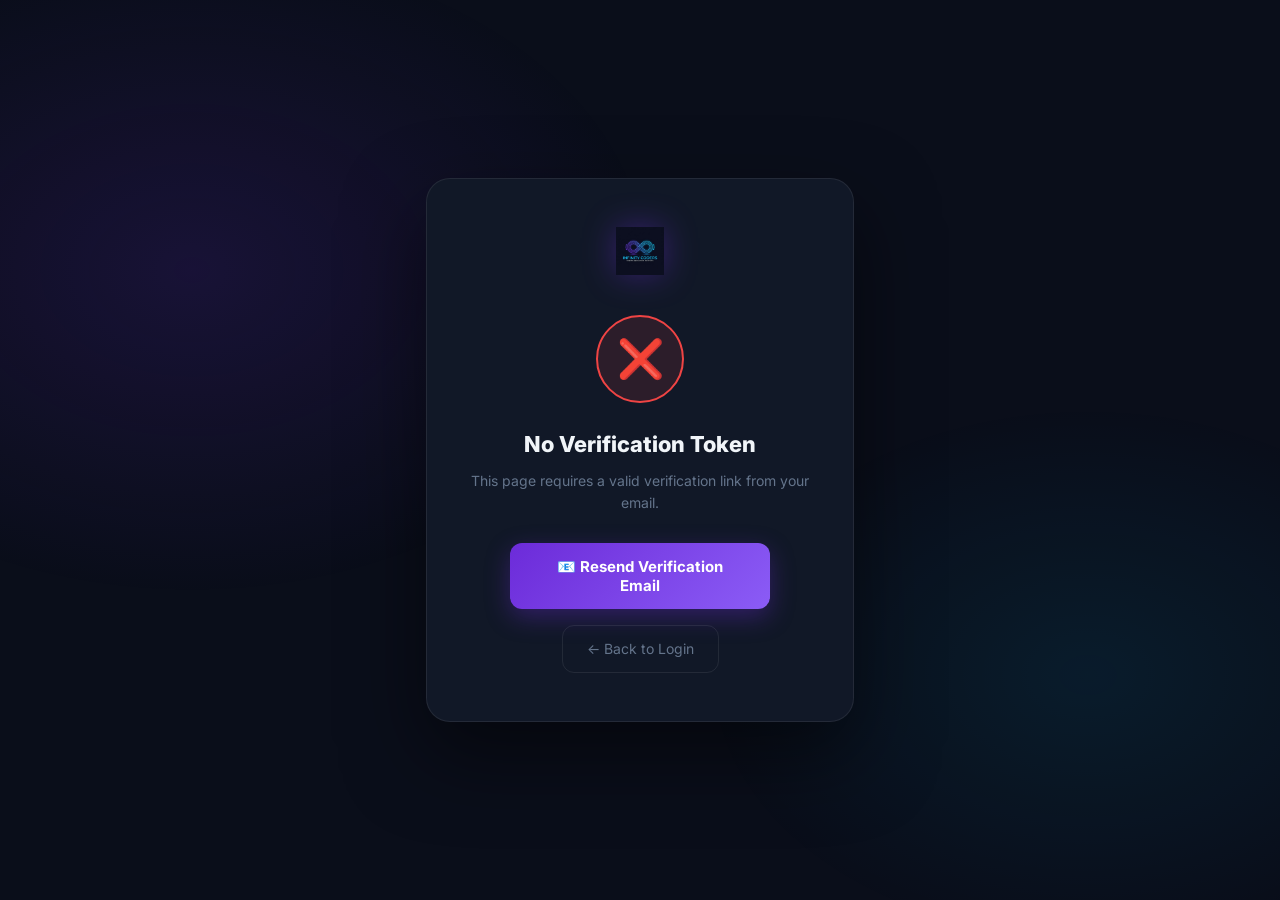
<file: public/verify-email.html>
<!DOCTYPE html>
<html lang="en">
<head>
  <meta charset="UTF-8">
  <meta name="viewport" content="width=device-width,initial-scale=1.0">
  <title>Verify Email – Infinity Coders</title>
  <meta name="description" content="Email verification for your Infinity Coders account.">
  <link rel="stylesheet" href="assets/style.css">
  <link rel="icon" href="assets/logo.png" type="image/png">
  <style>
    * { box-sizing: border-box; }
    body {
      min-height: 100vh; display: flex; align-items: center; justify-content: center;
      background: var(--bg-dark); position: relative; overflow: hidden;
    }
    body::before {
      content: '';
      position: fixed; inset: 0; pointer-events: none;
      background:
        radial-gradient(ellipse 60vw 60vh at 15% 30%, rgba(108,43,217,0.15) 0%, transparent 60%),
        radial-gradient(ellipse 50vw 50vh at 85% 75%, rgba(0,194,255,0.08) 0%, transparent 60%);
    }

    .verify-wrap {
      position: relative; z-index: 1;
      width: 100%; max-width: 460px;
      padding: 0 16px;
    }
    .verify-card {
      background: var(--bg-card);
      border: 1px solid var(--border);
      border-radius: 24px;
      padding: 48px 40px;
      box-shadow: 0 32px 80px rgba(0,0,0,0.5);
      text-align: center;
      animation: popIn 0.5s cubic-bezier(0.34,1.56,0.64,1) both;
    }
    @keyframes popIn {
      from { opacity: 0; transform: scale(0.88) translateY(20px); }
      to   { opacity: 1; transform: scale(1) translateY(0); }
    }

    /* Logo */
    .v-logo { margin-bottom: 32px; }
    .v-logo img { height: 48px; filter: drop-shadow(0 0 16px rgba(108,43,217,0.4)); }

    /* State icons */
    .state-icon {
      width: 88px; height: 88px; border-radius: 50%;
      display: flex; align-items: center; justify-content: center;
      font-size: 38px; margin: 0 auto 24px;
      animation: iconPop 0.5s cubic-bezier(0.34,1.56,0.64,1) 0.1s both;
    }
    @keyframes iconPop { from { transform: scale(0); opacity: 0; } to { transform: scale(1); opacity: 1; } }

    .state-icon.loading { background: rgba(108,43,217,0.12); border: 2px solid rgba(108,43,217,0.3); }
    .state-icon.success { background: rgba(16,185,129,0.12); border: 2px solid var(--success); }
    .state-icon.error   { background: rgba(239,68,68,0.12);  border: 2px solid var(--danger); }

    /* Spinner */
    .spinner-ring {
      width: 40px; height: 40px; border-radius: 50%;
      border: 3px solid rgba(108,43,217,0.2);
      border-top-color: var(--primary);
      animation: spin 0.8s linear infinite;
    }
    @keyframes spin { to { transform: rotate(360deg); } }

    h2 { font-size: 22px; font-weight: 800; margin-bottom: 8px; color: var(--text-primary); }
    p  { font-size: 14px; color: var(--text-muted); margin-bottom: 28px; line-height: 1.6; }

    .btn-primary {
      display: inline-block; padding: 14px 32px;
      background: linear-gradient(135deg, var(--primary), var(--primary-light));
      color: white; text-decoration: none; border-radius: 12px;
      font-size: 15px; font-weight: 700;
      box-shadow: 0 8px 24px rgba(108,43,217,0.35);
      transition: all 0.2s;
    }
    .btn-primary:hover { transform: translateY(-2px); box-shadow: 0 12px 32px rgba(108,43,217,0.5); }

    .btn-secondary {
      display: inline-block; padding: 12px 24px; font-size: 14px;
      background: transparent; border: 1.5px solid var(--border);
      color: var(--text-muted); border-radius: 12px; text-decoration: none;
      transition: all 0.2s; margin-top: 12px;
    }
    .btn-secondary:hover { border-color: var(--primary-light); color: var(--primary-light); }

    /* Hidden states */
    #state-success, #state-error { display: none; }
  </style>
</head>
<body>
<div class="verify-wrap">
  <div class="verify-card">
    <div class="v-logo">
      <img src="assets/logo.png" alt="Infinity Coders">
    </div>

    <!-- Loading state -->
    <div id="state-loading">
      <div class="state-icon loading">
        <div class="spinner-ring"></div>
      </div>
      <h2>Verifying your email…</h2>
      <p>Please wait a moment while we activate your account.</p>
    </div>

    <!-- Success state -->
    <div id="state-success">
      <div class="state-icon success">✅</div>
      <h2>Email Verified!</h2>
      <p>Your account is now active. Welcome to the Infinity Coders team!<br>
         You can now log in with your credentials.</p>
      <a href="login.html?verified=1" class="btn-primary">🚀 Go to Login</a>
    </div>

    <!-- Error state -->
    <div id="state-error">
      <div class="state-icon error">❌</div>
      <h2 id="err-title">Verification Failed</h2>
      <p id="err-msg">This verification link is invalid or has already been used.</p>
      <div style="display:flex;flex-direction:column;align-items:center;gap:4px">
        <button onclick="showResend()" class="btn-primary" style="border:none;cursor:pointer;width:100%;max-width:260px;">
          📧 Resend Verification Email
        </button>
        <a href="login.html" class="btn-secondary">← Back to Login</a>
      </div>
      <!-- Resend form (hidden initially) -->
      <div id="resend-form" style="display:none;margin-top:20px;">
        <div style="position:relative;margin-bottom:12px;">
          <input type="email" id="resend-email" placeholder="Enter your email address"
            style="width:100%;padding:12px 14px;background:var(--bg-dark);border:1.5px solid var(--border);
                   border-radius:10px;color:var(--text-primary);font-size:14px;outline:none;
                   transition:border 0.2s;"
            onfocus="this.style.borderColor='var(--primary-light)'"
            onblur="this.style.borderColor='var(--border)'">
        </div>
        <button onclick="doResend()" id="btn-do-resend"
          style="width:100%;padding:12px;background:linear-gradient(135deg,var(--primary),var(--primary-light));
                 color:white;border:none;border-radius:10px;font-size:14px;font-weight:700;cursor:pointer;">
          Send Link
        </button>
        <div id="resend-result" style="font-size:12px;margin-top:10px;display:none;"></div>
      </div>
    </div>

  <script>
  // Get token from URL (/verify-email.html?token=xxx)
  const params = new URLSearchParams(window.location.search);
  const token  = params.get('token');

  function showState(state) {
    ['loading','success','error'].forEach(s => {
      document.getElementById('state-' + s).style.display = (s === state) ? 'block' : 'none';
    });
  }

  if (!token) {
    // No token in URL – show error immediately
    document.getElementById('err-title').textContent = 'No Verification Token';
    document.getElementById('err-msg').textContent = 'This page requires a valid verification link from your email.';
    showState('error');
  } else {
    // Call the JSON API endpoint
    (async () => {
      try {
        const res  = await fetch(`/api/auth/verify-email/${encodeURIComponent(token)}`);
        const data = await res.json();

        if (res.ok && data.success) {
          // ✅ Success — show success state then redirect
          showState('success');
          setTimeout(() => { window.location.href = '/login.html?verified=1'; }, 2500);
        } else if (res.status === 410 || data.reason === 'expired') {
          // ⏰ Token expired
          document.getElementById('err-title').textContent = 'Link Expired';
          document.getElementById('err-msg').textContent =
            'This verification link has expired. Links are valid for 24 hours. Please request a new one.';
          showState('error');
        } else {
          // ❌ Invalid token
          document.getElementById('err-title').textContent = 'Invalid Link';
          document.getElementById('err-msg').textContent =
            'This verification link is invalid or has already been used. Please request a new one.';
          showState('error');
        }
      } catch(e) {
        document.getElementById('err-title').textContent = 'Connection Error';
        document.getElementById('err-msg').textContent =
          'Could not connect to the server. Make sure the server is running and try again.';
        showState('error');
      }
    })();
  }

  function showResend() {
    document.getElementById('resend-form').style.display = 'block';
    document.getElementById('resend-email').focus();
  }

  async function doResend() {
    const email = document.getElementById('resend-email').value.trim();
    const btn   = document.getElementById('btn-do-resend');
    const result = document.getElementById('resend-result');
    if (!email) return;

    btn.disabled = true;
    btn.textContent = 'Sending…';
    result.style.display = 'none';

    try {
      const res  = await fetch('/api/auth/resend-verification', {
        method: 'POST',
        headers: { 'Content-Type': 'application/json' },
        body: JSON.stringify({ email })
      });
      const data = await res.json();

      result.style.display = 'block';
      if (res.status === 429) {
        result.textContent = data.error || 'Please wait before requesting again.';
        result.style.color = '#FCA5A5';
      } else {
        result.textContent = '✅ ' + (data.message || 'Check your inbox!');
        result.style.color = '#6EE7B7';
      }
      // Cooldown countdown
      let secs = data.cooldown || 180;
      const iv = setInterval(() => {
        secs--;
        btn.textContent = `Resend again in ${secs}s`;
        if (secs <= 0) {
          clearInterval(iv);
          btn.disabled = false;
          btn.textContent = 'Send Link';
        }
      }, 1000);
    } catch (e) {
      result.textContent = 'Network error. Try again.';
      result.style.color = '#FCA5A5';
      result.style.display = 'block';
      btn.disabled = false;
      btn.textContent = 'Send Link';
    }
  }
</script>
</body>
</html>
</file>
<file: public/assets/style.css>
@import url('https://fonts.googleapis.com/css2?family=Inter:wght@300;400;500;600;700;800;900&family=Space+Grotesk:wght@400;500;600;700&display=swap');

:root {
  --primary: #6C2BD9;
  --primary-light: #8B5CF6;
  --primary-dark: #4C1D95;
  --accent: #00C2FF;
  --accent2: #FF6B6B;
  --success: #10B981;
  --warning: #F59E0B;
  --danger: #EF4444;
  --info: #3B82F6;

  --bg-dark: #0A0E1A;
  --bg-card: #111827;
  --bg-card2: #1a2235;
  --bg-glass: rgba(255,255,255,0.04);
  --border: rgba(255,255,255,0.08);
  --border-hover: rgba(108,43,217,0.5);

  --text-primary: #F1F5F9;
  --text-secondary: #94A3B8;
  --text-muted: #64748B;

  --radius: 12px;
  --radius-lg: 20px;
  --shadow: 0 4px 24px rgba(0,0,0,0.4);
  --shadow-glow: 0 0 30px rgba(108,43,217,0.3);
}

* { margin: 0; padding: 0; box-sizing: border-box; }

html { scroll-behavior: smooth; }

body {
  font-family: 'Inter', sans-serif;
  background: var(--bg-dark);
  color: var(--text-primary);
  min-height: 100vh;
  line-height: 1.6;
}

a { color: inherit; text-decoration: none; }
img { max-width: 100%; }
button { cursor: pointer; font-family: inherit; }
input, select, textarea { font-family: inherit; }

/* Scrollbar */
::-webkit-scrollbar { width: 6px; }
::-webkit-scrollbar-track { background: var(--bg-dark); }
::-webkit-scrollbar-thumb { background: var(--primary); border-radius: 3px; }

/* Status Badges */
.badge {
  display: inline-flex;
  align-items: center;
  gap: 4px;
  padding: 3px 10px;
  border-radius: 999px;
  font-size: 11px;
  font-weight: 600;
  letter-spacing: 0.3px;
}
.badge-new { background: rgba(99,102,241,0.2); color: #818CF8; border: 1px solid rgba(99,102,241,0.3); }
.badge-contacted { background: rgba(59,130,246,0.2); color: #60A5FA; border: 1px solid rgba(59,130,246,0.3); }
.badge-interested { background: rgba(234,179,8,0.2); color: #FCD34D; border: 1px solid rgba(234,179,8,0.3); }
.badge-not-interested { background: rgba(239,68,68,0.2); color: #F87171; border: 1px solid rgba(239,68,68,0.3); }
.badge-converted { background: rgba(16,185,129,0.2); color: #34D399; border: 1px solid rgba(16,185,129,0.3); }
.badge-scheduled { background: rgba(59,130,246,0.2); color: #60A5FA; border: 1px solid rgba(59,130,246,0.3); }
.badge-completed { background: rgba(16,185,129,0.2); color: #34D399; border: 1px solid rgba(16,185,129,0.3); }
.badge-cancelled { background: rgba(239,68,68,0.2); color: #F87171; border: 1px solid rgba(239,68,68,0.3); }

/* Buttons */
.btn {
  display: inline-flex;
  align-items: center;
  gap: 8px;
  padding: 10px 20px;
  border-radius: var(--radius);
  font-size: 14px;
  font-weight: 600;
  border: none;
  transition: all 0.2s ease;
  cursor: pointer;
}
.btn-primary {
  background: linear-gradient(135deg, var(--primary), var(--primary-light));
  color: white;
  box-shadow: 0 4px 15px rgba(108,43,217,0.35);
}
.btn-primary:hover { transform: translateY(-1px); box-shadow: 0 6px 20px rgba(108,43,217,0.5); }
.btn-secondary { background: var(--bg-glass); color: var(--text-primary); border: 1px solid var(--border); }
.btn-secondary:hover { border-color: var(--border-hover); background: rgba(108,43,217,0.1); }
.btn-danger { background: rgba(239,68,68,0.15); color: #F87171; border: 1px solid rgba(239,68,68,0.3); }
.btn-danger:hover { background: rgba(239,68,68,0.25); }
.btn-success { background: rgba(16,185,129,0.15); color: #34D399; border: 1px solid rgba(16,185,129,0.3); }
.btn-success:hover { background: rgba(16,185,129,0.25); }
.btn-sm { padding: 6px 12px; font-size: 12px; }
.btn-icon { padding: 8px; border-radius: 8px; }

/* Form Controls */
.form-group { margin-bottom: 16px; }
.form-label { display: block; font-size: 13px; font-weight: 500; color: var(--text-secondary); margin-bottom: 6px; }
.form-control {
  width: 100%;
  padding: 10px 14px;
  background: var(--bg-card2);
  border: 1px solid var(--border);
  border-radius: var(--radius);
  color: var(--text-primary);
  font-size: 14px;
  transition: border-color 0.2s;
  outline: none;
}
.form-control:focus { border-color: var(--primary-light); box-shadow: 0 0 0 3px rgba(108,43,217,0.15); }
.form-control option { background: var(--bg-card); }

/* Cards */
.card {
  background: var(--bg-card);
  border: 1px solid var(--border);
  border-radius: var(--radius-lg);
  padding: 24px;
}
.card-hover { transition: all 0.2s ease; }
.card-hover:hover { transform: translateY(-2px); border-color: var(--border-hover); box-shadow: var(--shadow-glow); }

/* Stats card */
.stat-card {
  background: var(--bg-card);
  border: 1px solid var(--border);
  border-radius: var(--radius-lg);
  padding: 20px 24px;
  display: flex;
  align-items: center;
  gap: 16px;
  transition: all 0.2s ease;
}
.stat-card:hover { transform: translateY(-2px); box-shadow: var(--shadow); }
.stat-icon {
  width: 52px; height: 52px;
  border-radius: 14px;
  display: flex; align-items: center; justify-content: center;
  font-size: 22px;
  flex-shrink: 0;
}
.stat-info .value { font-size: 28px; font-weight: 800; line-height: 1; }
.stat-info .label { font-size: 13px; color: var(--text-secondary); margin-top: 4px; }

/* Tables */
.table-wrapper {
  overflow-x: auto;
  border-radius: var(--radius-lg);
  border: 1px solid var(--border);
}
.data-table { width: 100%; border-collapse: collapse; }
.data-table thead tr { background: var(--bg-card2); }
.data-table th {
  padding: 12px 16px;
  text-align: left;
  font-size: 12px;
  font-weight: 600;
  color: var(--text-secondary);
  letter-spacing: 0.5px;
  text-transform: uppercase;
  white-space: nowrap;
}
.data-table td {
  padding: 14px 16px;
  font-size: 14px;
  border-top: 1px solid var(--border);
  vertical-align: middle;
}
.data-table tbody tr { transition: background 0.15s; }
.data-table tbody tr:hover { background: rgba(255,255,255,0.02); }

/* Modal */
.modal-overlay {
  position: fixed; inset: 0;
  background: rgba(0,0,0,0.7);
  backdrop-filter: blur(4px);
  display: flex; align-items: center; justify-content: center;
  z-index: 1000;
  opacity: 0; pointer-events: none;
  transition: opacity 0.2s;
}
.modal-overlay.active { opacity: 1; pointer-events: all; }
.modal {
  background: var(--bg-card);
  border: 1px solid var(--border);
  border-radius: var(--radius-lg);
  padding: 28px;
  width: 100%;
  max-width: 560px;
  max-height: 90vh;
  overflow-y: auto;
  transform: scale(0.95);
  transition: transform 0.2s;
}
.modal-overlay.active .modal { transform: scale(1); }
.modal-header { display: flex; align-items: center; justify-content: space-between; margin-bottom: 24px; }
.modal-title { font-size: 18px; font-weight: 700; }
.modal-close { background: none; border: none; color: var(--text-muted); font-size: 20px; cursor: pointer; padding: 4px; border-radius: 6px; }
.modal-close:hover { color: var(--text-primary); background: var(--bg-glass); }
.modal-footer { display: flex; gap: 12px; justify-content: flex-end; margin-top: 20px; padding-top: 16px; border-top: 1px solid var(--border); }

/* Toast */
.toast-container { position: fixed; top: 20px; right: 20px; z-index: 9999; display: flex; flex-direction: column; gap: 8px; }
.toast {
  background: var(--bg-card2);
  border: 1px solid var(--border);
  border-radius: var(--radius);
  padding: 12px 16px;
  display: flex; align-items: center; gap: 10px;
  font-size: 14px;
  min-width: 250px;
  box-shadow: var(--shadow);
  animation: slideIn 0.3s ease;
}
.toast.success { border-color: rgba(16,185,129,0.4); }
.toast.error { border-color: rgba(239,68,68,0.4); }
.toast.info { border-color: rgba(59,130,246,0.4); }
@keyframes slideIn { from { transform: translateX(100%); opacity: 0; } to { transform: translateX(0); opacity: 1; } }
@keyframes slideOut { from { transform: translateX(0); opacity: 1; } to { transform: translateX(100%); opacity: 0; } }
.toast.removing { animation: slideOut 0.3s ease forwards; }

/* Loading spinner */
.spinner {
  width: 20px; height: 20px;
  border: 2px solid rgba(255,255,255,0.2);
  border-top-color: var(--primary-light);
  border-radius: 50%;
  animation: spin 0.7s linear infinite;
  display: inline-block;
}
@keyframes spin { to { transform: rotate(360deg); } }

/* Empty state */
.empty-state { text-align: center; padding: 60px 20px; color: var(--text-muted); }
.empty-state .icon { font-size: 48px; margin-bottom: 12px; }
.empty-state h3 { font-size: 18px; color: var(--text-secondary); margin-bottom: 6px; }

/* Page loader */
#page-loader {
  position: fixed; inset: 0;
  background: var(--bg-dark);
  display: flex; align-items: center; justify-content: center;
  z-index: 9999;
  transition: opacity 0.3s;
}
.loader-content { text-align: center; }
.loader-logo { font-size: 48px; animation: pulse 1.5s infinite; }
@keyframes pulse { 0%,100% { opacity: 1; } 50% { opacity: 0.5; } }

/* Responsive */
@media (max-width: 768px) {
  .hide-mobile { display: none !important; }
  .modal { max-width: calc(100vw - 32px); padding: 20px; }
}
</file>
<file: public/assets/animations.css>
/* ═══════════════════════════════════════════════
   INFINITY CODERS — ANIMATIONS & TRANSITIONS
   ═══════════════════════════════════════════════ */

/* ─── Page Transition Overlay ─────────────────── */
#page-transition {
  position: fixed; inset: 0; z-index: 99999;
  background: linear-gradient(135deg, #0A0E1A, #1a0d3d);
  transform: translateY(-100%);
  transition: transform 0.5s cubic-bezier(0.76, 0, 0.24, 1);
  pointer-events: none;
  display: flex; align-items: center; justify-content: center;
}
#page-transition.entering { transform: translateY(0); pointer-events: all; }
#page-transition.leaving { transform: translateY(100%); }
.page-transition-logo {
  font-size: 48px;
  animation: spinGlow 1s ease-in-out infinite;
  filter: drop-shadow(0 0 20px #6C2BD9);
}
@keyframes spinGlow {
  0%, 100% { transform: scale(1) rotate(0deg); filter: drop-shadow(0 0 20px #6C2BD9); }
  50% { transform: scale(1.2) rotate(180deg); filter: drop-shadow(0 0 40px #00C2FF); }
}

/* ─── Scroll Reveal Animations ─────────────────── */
.reveal {
  opacity: 0;
  transform: translateY(30px);
  transition: opacity 0.6s ease, transform 0.6s ease;
}
.reveal.visible {
  opacity: 1;
  transform: translateY(0);
}
.reveal-left {
  opacity: 0;
  transform: translateX(-30px);
  transition: opacity 0.6s ease, transform 0.6s ease;
}
.reveal-left.visible { opacity: 1; transform: translateX(0); }
.reveal-right {
  opacity: 0;
  transform: translateX(30px);
  transition: opacity 0.6s ease, transform 0.6s ease;
}
.reveal-right.visible { opacity: 1; transform: translateX(0); }

.reveal-delay-1 { transition-delay: 0.1s; }
.reveal-delay-2 { transition-delay: 0.2s; }
.reveal-delay-3 { transition-delay: 0.3s; }
.reveal-delay-4 { transition-delay: 0.4s; }
.reveal-delay-5 { transition-delay: 0.5s; }
.reveal-delay-6 { transition-delay: 0.6s; }

/* ─── Skeleton Loaders ─────────────────────────── */
.skeleton {
  background: linear-gradient(90deg, var(--bg-card2) 25%, rgba(255,255,255,0.06) 50%, var(--bg-card2) 75%);
  background-size: 200% 100%;
  animation: shimmer 1.5s infinite;
  border-radius: 8px;
}
@keyframes shimmer {
  0% { background-position: 200% 0; }
  100% { background-position: -200% 0; }
}
.skeleton-text { height: 14px; margin-bottom: 8px; }
.skeleton-text.sm { height: 10px; width: 60%; }
.skeleton-text.lg { height: 28px; width: 40%; }
.skeleton-card { padding: 20px; background: var(--bg-card); border: 1px solid var(--border); border-radius: var(--radius-lg); }
.skeleton-row { display: flex; align-items: center; gap: 16px; padding: 14px 16px; border-bottom: 1px solid var(--border); }
.skeleton-avatar { width: 36px; height: 36px; border-radius: 50%; flex-shrink: 0; }
.skeleton-cell { height: 14px; border-radius: 6px; }
.skeleton-badge { height: 22px; width: 80px; border-radius: 99px; }

/* ─── Ripple Effect ─────────────────────────────── */
.ripple-btn { position: relative; overflow: hidden; }
.ripple-btn .ripple-wave {
  position: absolute;
  border-radius: 50%;
  background: rgba(255,255,255,0.25);
  transform: scale(0);
  animation: rippleOut 0.6s linear;
  pointer-events: none;
}
@keyframes rippleOut {
  to { transform: scale(4); opacity: 0; }
}

/* ─── Number Counter ─────────────────────────────── */
.counter-value {
  display: inline-block;
  transition: transform 0.3s ease;
}
.counter-value.bump {
  transform: scale(1.2);
}

/* ─── Table Row Animations ───────────────────────── */
.data-table tbody tr {
  animation: rowFadeIn 0.3s ease both;
}
@keyframes rowFadeIn {
  from { opacity: 0; transform: translateX(-8px); }
  to { opacity: 1; transform: translateX(0); }
}
.data-table tbody tr:nth-child(1) { animation-delay: 0.05s; }
.data-table tbody tr:nth-child(2) { animation-delay: 0.1s; }
.data-table tbody tr:nth-child(3) { animation-delay: 0.15s; }
.data-table tbody tr:nth-child(4) { animation-delay: 0.2s; }
.data-table tbody tr:nth-child(5) { animation-delay: 0.25s; }
.data-table tbody tr:nth-child(n+6) { animation-delay: 0.3s; }

/* ─── Stat Card Pop-in ────────────────────────────── */
.stat-card {
  animation: cardPopIn 0.4s cubic-bezier(0.34, 1.56, 0.64, 1) both;
}
@keyframes cardPopIn {
  from { opacity: 0; transform: scale(0.85) translateY(10px); }
  to { opacity: 1; transform: scale(1) translateY(0); }
}
.stat-card:nth-child(1) { animation-delay: 0s; }
.stat-card:nth-child(2) { animation-delay: 0.08s; }
.stat-card:nth-child(3) { animation-delay: 0.16s; }
.stat-card:nth-child(4) { animation-delay: 0.24s; }

/* ─── Sidebar Nav Item Hover ──────────────────────── */
.nav-item {
  position: relative;
  overflow: hidden;
}
.nav-item::before {
  content: '';
  position: absolute;
  inset: 0;
  background: linear-gradient(90deg, rgba(108,43,217,0.08), transparent);
  transform: translateX(-100%);
  transition: transform 0.3s ease;
}
.nav-item:hover::before { transform: translateX(0); }
.nav-item.active::before { transform: translateX(0); background: linear-gradient(90deg, rgba(108,43,217,0.15), transparent); }

/* ─── Progress Bar ──────────────────────────────────── */
.progress-bar-wrap {
  background: var(--bg-dark);
  border-radius: 99px;
  height: 6px;
  overflow: hidden;
  flex: 1;
}
.progress-bar {
  height: 100%;
  border-radius: 99px;
  background: linear-gradient(90deg, var(--primary), var(--accent));
  width: 0%;
  transition: width 1.2s cubic-bezier(0.4, 0, 0.2, 1);
}

/* ─── Slide Panel (Detail View) ─────────────────────── */
.slide-panel {
  position: fixed;
  top: 0; right: -480px;
  width: 480px;
  height: 100vh;
  background: var(--bg-card);
  border-left: 1px solid var(--border);
  z-index: 200;
  transition: right 0.35s cubic-bezier(0.4, 0, 0.2, 1);
  display: flex;
  flex-direction: column;
  box-shadow: -8px 0 40px rgba(0,0,0,0.5);
  overflow: hidden;
}
.slide-panel.open { right: 0; }
.slide-panel-header {
  padding: 20px 24px;
  border-bottom: 1px solid var(--border);
  display: flex;
  align-items: center;
  justify-content: space-between;
  flex-shrink: 0;
  background: var(--bg-card2);
}
.slide-panel-body {
  flex: 1;
  overflow-y: auto;
  padding: 24px;
}
.slide-panel-overlay {
  position: fixed; inset: 0;
  background: rgba(0,0,0,0.5);
  z-index: 199;
  backdrop-filter: blur(2px);
  opacity: 0; pointer-events: none;
  transition: opacity 0.3s;
}
.slide-panel-overlay.open { opacity: 1; pointer-events: all; }

/* ─── Notification Bell ─────────────────────────────── */
.notif-btn {
  position: relative;
  background: var(--bg-glass);
  border: 1px solid var(--border);
  border-radius: 10px;
  padding: 8px 10px;
  cursor: pointer;
  color: var(--text-secondary);
  font-size: 18px;
  transition: all 0.2s;
}
.notif-btn:hover { border-color: var(--border-hover); color: var(--text-primary); }
.notif-dot {
  position: absolute;
  top: 6px; right: 6px;
  width: 8px; height: 8px;
  background: var(--danger);
  border-radius: 50%;
  border: 2px solid var(--bg-card);
  animation: pulseRed 2s infinite;
}
@keyframes pulseRed {
  0%,100% { box-shadow: 0 0 0 0 rgba(239,68,68,0.4); }
  50% { box-shadow: 0 0 0 6px rgba(239,68,68,0); }
}
.notif-dropdown {
  position: absolute;
  top: calc(100% + 8px);
  right: 0;
  width: 300px;
  background: var(--bg-card);
  border: 1px solid var(--border);
  border-radius: var(--radius-lg);
  box-shadow: var(--shadow);
  z-index: 300;
  overflow: hidden;
  opacity: 0;
  transform: translateY(-8px) scale(0.97);
  pointer-events: none;
  transition: all 0.2s cubic-bezier(0.4, 0, 0.2, 1);
  transform-origin: top right;
}
.notif-dropdown.open {
  opacity: 1;
  transform: translateY(0) scale(1);
  pointer-events: all;
}
.notif-header { padding: 12px 16px; background: var(--bg-card2); font-size: 12px; font-weight: 700; color: var(--text-muted); letter-spacing: 0.5px; text-transform: uppercase; }
.notif-item { padding: 12px 16px; border-bottom: 1px solid var(--border); cursor: pointer; transition: background 0.15s; }
.notif-item:hover { background: var(--bg-glass); }
.notif-item:last-child { border: none; }
.notif-item .title { font-size: 13px; font-weight: 500; margin-bottom: 2px; }
.notif-item .time { font-size: 11px; color: var(--text-muted); }

/* ─── Global Search Bar ─────────────────────────────── */
.global-search {
  position: relative;
  display: flex;
  align-items: center;
}
.global-search input {
  background: var(--bg-dark);
  border: 1px solid var(--border);
  border-radius: 10px;
  padding: 8px 12px 8px 36px;
  font-size: 13px;
  color: var(--text-primary);
  width: 220px;
  transition: all 0.3s;
  outline: none;
}
.global-search input:focus {
  width: 280px;
  border-color: var(--primary-light);
  box-shadow: 0 0 0 3px rgba(108,43,217,0.15);
}
.global-search .search-icon {
  position: absolute;
  left: 10px;
  font-size: 14px;
  color: var(--text-muted);
  pointer-events: none;
}
.global-search-results {
  position: absolute;
  top: calc(100% + 6px);
  left: 0;
  width: 320px;
  max-height: 320px;
  overflow-y: auto;
  background: var(--bg-card);
  border: 1px solid var(--border);
  border-radius: var(--radius-lg);
  box-shadow: var(--shadow);
  z-index: 500;
  display: none;
}
.global-search-results.open { display: block; animation: dropIn 0.2s ease; }
@keyframes dropIn {
  from { opacity: 0; transform: translateY(-4px); }
  to { opacity: 1; transform: translateY(0); }
}
.search-result-item {
  padding: 10px 14px;
  cursor: pointer;
  border-bottom: 1px solid var(--border);
  transition: background 0.15s;
  display: flex;
  align-items: center;
  gap: 10px;
}
.search-result-item:last-child { border: none; }
.search-result-item:hover { background: rgba(108,43,217,0.08); }
.sr-avatar { width: 30px; height: 30px; border-radius: 8px; background: linear-gradient(135deg,var(--primary),var(--primary-light)); display: flex; align-items: center; justify-content: center; font-size: 12px; font-weight: 700; flex-shrink: 0; }
.sr-name { font-size: 13px; font-weight: 600; }
.sr-sub { font-size: 11px; color: var(--text-muted); }

/* ─── Quick Action FAB ──────────────────────────────── */
.fab {
  position: fixed;
  bottom: 28px;
  right: 28px;
  width: 54px; height: 54px;
  background: linear-gradient(135deg, var(--primary), var(--primary-light));
  border-radius: 50%;
  display: flex; align-items: center; justify-content: center;
  font-size: 22px;
  box-shadow: 0 8px 24px rgba(108,43,217,0.5);
  cursor: pointer;
  z-index: 100;
  transition: all 0.3s cubic-bezier(0.34, 1.56, 0.64, 1);
  border: none;
}
.fab:hover { transform: scale(1.1) rotate(45deg); box-shadow: 0 12px 32px rgba(108,43,217,0.6); }
.fab-menu {
  position: fixed;
  bottom: 92px;
  right: 28px;
  display: flex;
  flex-direction: column;
  gap: 10px;
  z-index: 100;
  transform-origin: bottom right;
  transform: scale(0);
  opacity: 0;
  transition: all 0.3s cubic-bezier(0.34, 1.56, 0.64, 1);
}
.fab-menu.open { transform: scale(1); opacity: 1; }
.fab-item {
  display: flex;
  align-items: center;
  gap: 10px;
  background: var(--bg-card);
  border: 1px solid var(--border);
  border-radius: 99px;
  padding: 10px 16px 10px 12px;
  cursor: pointer;
  font-size: 13px;
  font-weight: 500;
  white-space: nowrap;
  box-shadow: var(--shadow);
  transition: all 0.2s;
  animation: fabItemIn 0.3s ease both;
  text-decoration: none;
  color: var(--text-primary);
}
.fab-item:hover { border-color: var(--border-hover); background: rgba(108,43,217,0.1); }
@keyframes fabItemIn {
  from { opacity: 0; transform: translateX(10px) scale(0.9); }
  to { opacity: 1; transform: translateX(0) scale(1); }
}
.fab-item:nth-child(1) { animation-delay: 0.05s; }
.fab-item:nth-child(2) { animation-delay: 0.1s; }
.fab-item:nth-child(3) { animation-delay: 0.15s; }

/* ─── Keyboard Shortcut Tooltip ─────────────────────── */
.kbd {
  display: inline-flex;
  align-items: center;
  justify-content: center;
  background: var(--bg-dark);
  border: 1px solid var(--border);
  border-radius: 4px;
  padding: 1px 6px;
  font-size: 11px;
  font-family: monospace;
  color: var(--text-muted);
}

/* ─── Chart Card shimmer on load ─────────────────────── */
.chart-card {
  animation: cardFadeIn 0.5s ease both;
}
@keyframes cardFadeIn {
  from { opacity: 0; transform: translateY(16px); }
  to { opacity: 1; transform: translateY(0); }
}
.chart-card:nth-child(1) { animation-delay: 0.1s; }
.chart-card:nth-child(2) { animation-delay: 0.2s; }

/* ─── Glow Pulse on converted badge ──────────────────── */
.badge-converted {
  animation: glowPulse 2s ease-in-out infinite;
}
@keyframes glowPulse {
  0%,100% { box-shadow: 0 0 0 0 rgba(16,185,129,0.3); }
  50% { box-shadow: 0 0 8px 2px rgba(16,185,129,0.15); }
}

/* ─── Topbar slide down ───────────────────────────────── */
.topbar {
  animation: slideDown 0.4s ease both;
}
@keyframes slideDown {
  from { transform: translateY(-100%); opacity: 0; }
  to { transform: translateY(0); opacity: 1; }
}

/* ─── Sidebar slide in ────────────────────────────────── */
.sidebar {
  animation: sidebarIn 0.4s cubic-bezier(0.4, 0, 0.2, 1) both;
}
@keyframes sidebarIn {
  from { transform: translateX(-100%); opacity: 0; }
  to { transform: translateX(0); opacity: 1; }
}

/* ─── Scroll to Top Button ───────────────────────────── */
.scroll-top {
  position: fixed;
  bottom: 90px;
  right: 28px;
  width: 40px; height: 40px;
  background: var(--bg-card);
  border: 1px solid var(--border);
  border-radius: 50%;
  display: flex; align-items: center; justify-content: center;
  cursor: pointer;
  font-size: 16px;
  z-index: 99;
  opacity: 0;
  transform: translateY(12px);
  transition: all 0.3s ease;
  pointer-events: none;
}
.scroll-top.visible { opacity: 1; transform: translateY(0); pointer-events: all; }
.scroll-top:hover { border-color: var(--primary); background: rgba(108,43,217,0.1); }

/* ─── Neon glow on primary button hover ──────────────── */
.btn-primary {
  transition: all 0.25s ease;
}
.btn-primary:hover {
  box-shadow: 0 0 0 0 transparent, 0 8px 20px rgba(108,43,217,0.45), 0 0 30px rgba(108,43,217,0.2);
}

/* ─── Detail panel info rows ──────────────────────────── */
.detail-row {
  display: flex;
  align-items: flex-start;
  gap: 12px;
  padding: 12px 0;
  border-bottom: 1px solid var(--border);
}
.detail-row:last-child { border: none; }
.detail-label { font-size: 12px; color: var(--text-muted); font-weight: 500; min-width: 120px; padding-top: 1px; }
.detail-value { font-size: 14px; font-weight: 500; flex: 1; }

/* ─── Status Timeline ─────────────────────────────────── */
.status-timeline { padding: 12px 0; }
.timeline-item { display: flex; gap: 12px; margin-bottom: 16px; }
.timeline-dot { width: 10px; height: 10px; border-radius: 50%; flex-shrink: 0; margin-top: 4px; background: var(--primary); box-shadow: 0 0 0 3px rgba(108,43,217,0.2); }
.timeline-line { width: 2px; background: var(--border); margin: 14px auto 0; height: calc(100% + 4px); }
.timeline-content .t-title { font-size: 13px; font-weight: 600; }
.timeline-content .t-time { font-size: 11px; color: var(--text-muted); margin-top: 2px; }

/* ─── Tooltip ─────────────────────────────────────────── */
[data-tip] {
  position: relative;
}
[data-tip]::after {
  content: attr(data-tip);
  position: absolute;
  bottom: calc(100% + 6px);
  left: 50%;
  transform: translateX(-50%);
  background: #1e293b;
  color: var(--text-primary);
  font-size: 11px;
  white-space: nowrap;
  padding: 4px 8px;
  border-radius: 6px;
  border: 1px solid var(--border);
  opacity: 0;
  pointer-events: none;
  transition: opacity 0.15s;
  z-index: 1000;
}
[data-tip]:hover::after { opacity: 1; }

/* ─── Confetti animation (for conversion) ─────────────── */
@keyframes confettiFall {
  0% { transform: translateY(-20px) rotateZ(0deg); opacity: 1; }
  100% { transform: translateY(100px) rotateZ(360deg); opacity: 0; }
}

/* ─── Gradient text animation ────────────────────────── */
.animate-gradient {
  background: linear-gradient(270deg, #6C2BD9, #00C2FF, #10B981, #6C2BD9);
  background-size: 300% 300%;
  -webkit-background-clip: text;
  -webkit-text-fill-color: transparent;
  background-clip: text;
  animation: gradientShift 4s ease infinite;
}
@keyframes gradientShift {
  0% { background-position: 0% 50%; }
  50% { background-position: 100% 50%; }
  100% { background-position: 0% 50%; }
}

/* ─── Typing cursor ──────────────────────────────────── */
.typing::after {
  content: '|';
  animation: blink 1s step-end infinite;
  color: var(--primary-light);
}
@keyframes blink {
  0%,100% { opacity: 1; } 50% { opacity: 0; }
}

/* Mobile responsiveness ──────────────────── */
@media (max-width: 768px) {
  .slide-panel { width: 100%; right: -100%; }
  .global-search input { width: 160px; }
  .global-search input:focus { width: 200px; }
  .fab { bottom: 20px; right: 20px; }
  .scroll-top { bottom: 82px; right: 20px; }
}
</file>
